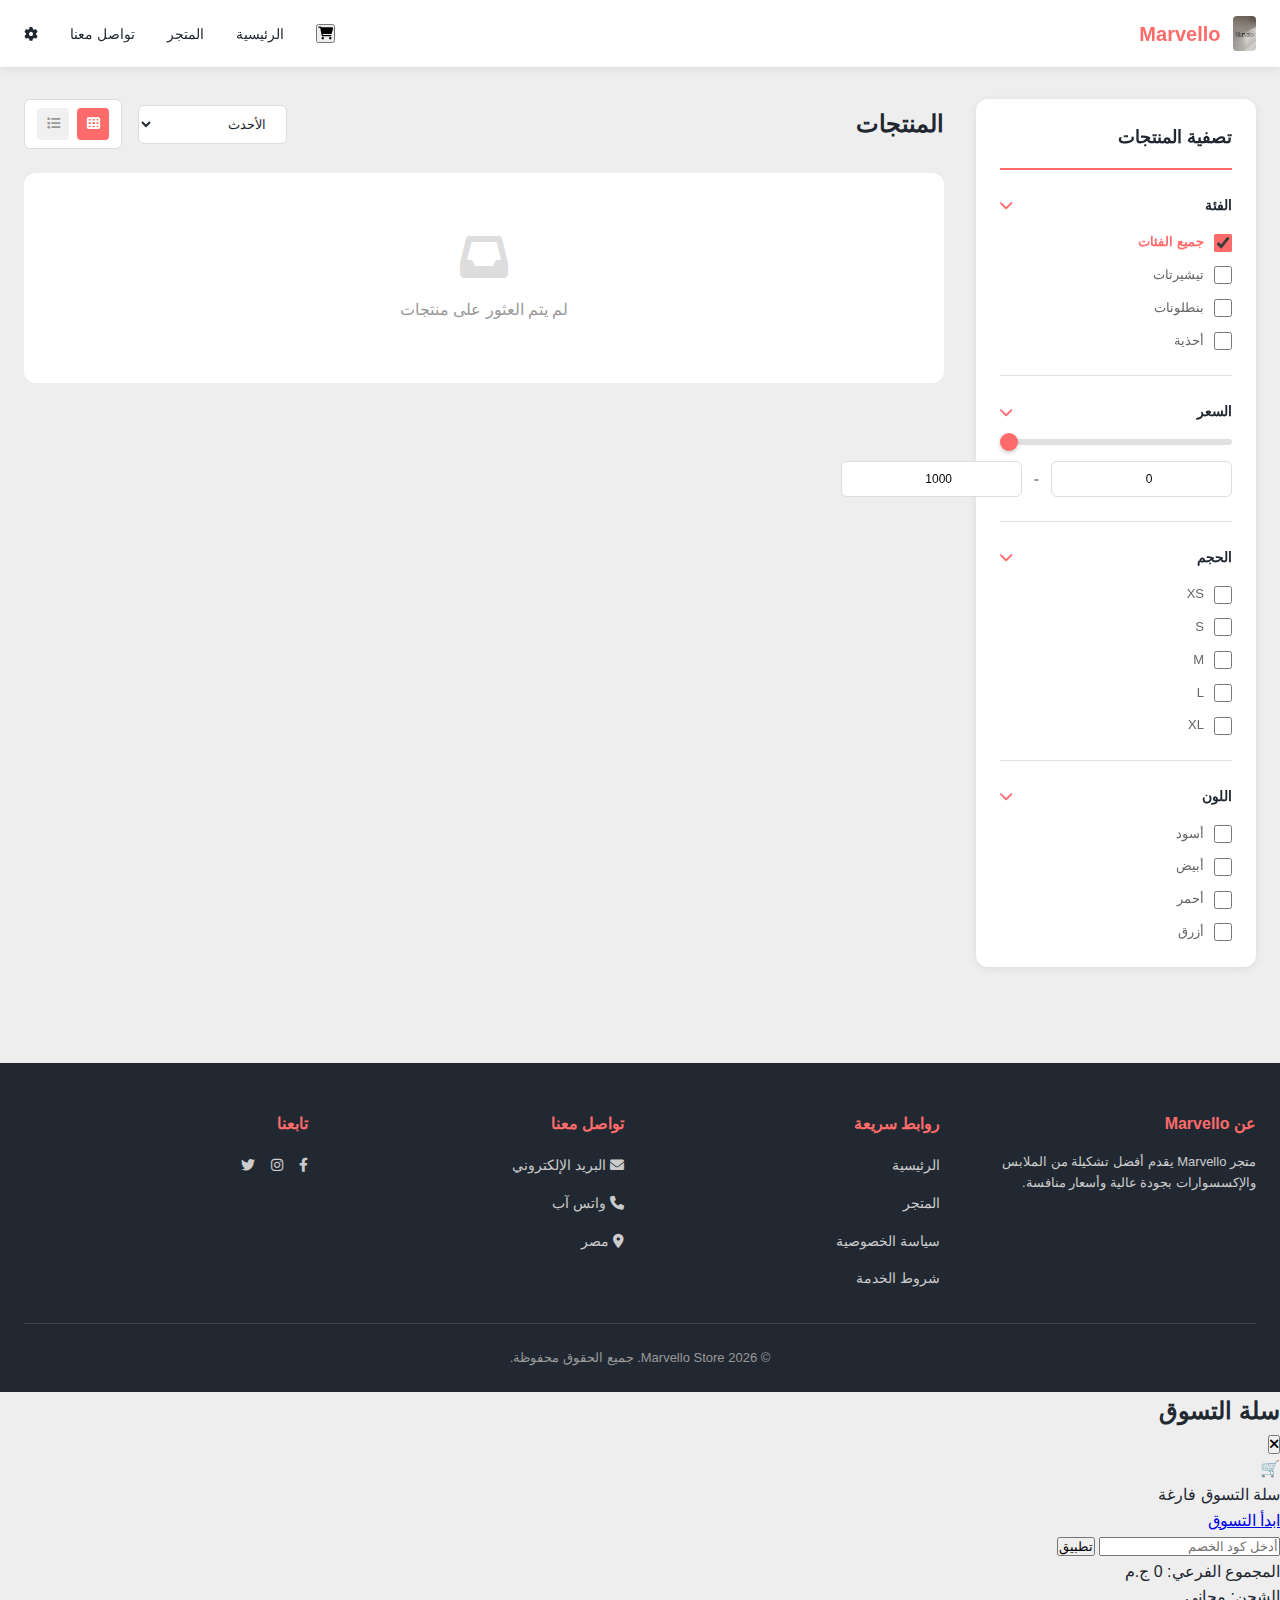
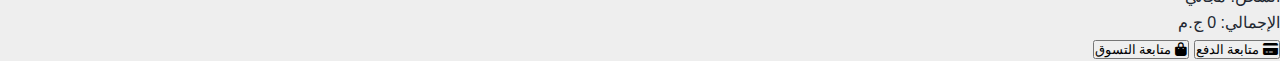
<file: index.html>
<!DOCTYPE html>
<html lang="ar" dir="rtl">
<head>
    <meta charset="UTF-8">
    <meta name="viewport" content="width=device-width, initial-scale=1.0">
    <title>Marvello | متجر الملابس والإكسسوارات</title>
    <meta name="description" content="متجر Marvello - أفضل متجر للملابس والإكسسوارات بأسعار منافسة وجودة عالية">
    <meta name="keywords" content="ملابس, إكسسوارات, تسوق أونلاين, مصر">
    
    <link rel="stylesheet" href="css/variables.css">
    <link rel="stylesheet" href="css/product-cards.css">
    <link rel="stylesheet" href="https://cdnjs.cloudflare.com/ajax/libs/font-awesome/6.0.0/css/all.min.css">
    
    <style>
        * {
            margin: 0;
            padding: 0;
            box-sizing: border-box;
        }
        
        html {
            scroll-behavior: smooth;
        }
        
        body {
            font-family: var(--font-family-primary);
            background-color: var(--light);
            color: var(--dark);
            line-height: 1.6;
        }
        
        /* ===== HEADER & NAVBAR ===== */
        header {
            background: var(--white);
            box-shadow: 0 2px 8px rgba(0, 0, 0, 0.08);
            position: sticky;
            top: 0;
            z-index: 200;
        }
        
        .navbar {
            display: flex;
            justify-content: space-between;
            align-items: center;
            padding: 16px 24px;
            max-width: 1400px;
            margin: 0 auto;
        }
        
        .logo {
            text-decoration: none;
            display: flex;
            align-items: center;
            gap: 12px;
            font-weight: 700;
            color: var(--primary);
            font-size: 20px;
            transition: transform 0.3s ease;
        }
        
        .logo:hover {
            transform: scale(1.05);
        }
        
        .logo img {
            height: 35px;
            width: auto;
            border-radius: 4px;
        }
        
        .nav-links {
            display: flex;
            list-style: none;
            gap: 32px;
            align-items: center;
        }
        
        .nav-links a {
            text-decoration: none;
            color: var(--dark);
            font-weight: 500;
            font-size: 14px;
            transition: all 0.3s ease;
            position: relative;
        }
        
        .nav-links a:hover {
            color: var(--primary);
        }
        
        .nav-links a::after {
            content: '';
            position: absolute;
            bottom: -4px;
            right: 0;
            width: 0;
            height: 2px;
            background: var(--primary);
            transition: width 0.3s ease;
        }
        
        .nav-links a:hover::after {
            width: 100%;
        }
        
        .admin-icon {
            font-size: 18px;
            color: var(--primary);
            cursor: pointer;
            transition: transform 0.3s ease;
        }
        
        .admin-icon:hover {
            transform: rotate(90deg);
        }
        
        /* ===== MAIN CONTAINER ===== */
        .shop-container {
            max-width: 1400px;
            margin: 0 auto;
            padding: 32px 24px;
            display: grid;
            grid-template-columns: 280px 1fr;
            gap: 32px;
        }
        
        /* ===== FILTERS SIDEBAR ===== */
        .filters-sidebar {
            background: var(--white);
            padding: 24px;
            border-radius: 12px;
            box-shadow: 0 2px 8px rgba(0, 0, 0, 0.08);
            height: fit-content;
            position: sticky;
            top: 100px;
        }
        
        .filters-sidebar h2 {
            font-size: 18px;
            font-weight: 700;
            color: var(--dark);
            margin-bottom: 24px;
            padding-bottom: 16px;
            border-bottom: 2px solid var(--primary);
        }
        
        .filter-group {
            margin-bottom: 24px;
            padding-bottom: 24px;
            border-bottom: 1px solid #e0e0e0;
        }
        
        .filter-group:last-child {
            border-bottom: none;
            margin-bottom: 0;
            padding-bottom: 0;
        }
        
        .filter-title {
            font-size: 14px;
            font-weight: 600;
            color: var(--dark);
            margin-bottom: 16px;
            display: flex;
            justify-content: space-between;
            align-items: center;
            cursor: pointer;
            user-select: none;
        }
        
        .filter-title i {
            transition: transform 0.3s ease;
            color: var(--primary);
        }
        
        .filter-title.collapsed i {
            transform: rotate(-90deg);
        }
        
        .filter-options {
            display: flex;
            flex-direction: column;
            gap: 12px;
        }
        
        .filter-option {
            display: flex;
            align-items: center;
            gap: 10px;
            cursor: pointer;
            transition: all 0.2s ease;
        }
        
        .filter-option:hover {
            padding-right: 4px;
        }
        
        .filter-option input {
            cursor: pointer;
            width: 18px;
            height: 18px;
            accent-color: var(--primary);
            border-radius: 3px;
        }
        
        .filter-option label {
            cursor: pointer;
            flex: 1;
            font-size: 13px;
            color: #666;
            transition: all 0.2s ease;
        }
        
        .filter-option input:checked + label {
            color: var(--primary);
            font-weight: 600;
        }
        
        /* Price Range */
        .price-range-container {
            display: flex;
            flex-direction: column;
            gap: 16px;
        }
        
        .price-inputs {
            display: flex;
            gap: 12px;
            align-items: center;
        }
        
        .price-input {
            flex: 1;
            padding: 10px 12px;
            border: 1px solid #ddd;
            border-radius: 6px;
            font-size: 12px;
            text-align: center;
            transition: border-color 0.3s ease;
        }
        
        .price-input:focus {
            outline: none;
            border-color: var(--primary);
            box-shadow: 0 0 0 3px rgba(var(--primary-rgb), 0.1);
        }
        
        .price-separator {
            color: #999;
            font-weight: 600;
        }
        
        .price-slider {
            width: 100%;
            height: 6px;
            border-radius: 3px;
            background: #e0e0e0;
            outline: none;
            -webkit-appearance: none;
        }
        
        .price-slider::-webkit-slider-thumb {
            -webkit-appearance: none;
            appearance: none;
            width: 18px;
            height: 18px;
            border-radius: 50%;
            background: var(--primary);
            cursor: pointer;
            transition: all 0.2s ease;
            box-shadow: 0 2px 4px rgba(0, 0, 0, 0.2);
        }
        
        .price-slider::-webkit-slider-thumb:hover {
            transform: scale(1.2);
        }
        
        .price-slider::-moz-range-thumb {
            width: 18px;
            height: 18px;
            border-radius: 50%;
            background: var(--primary);
            cursor: pointer;
            border: none;
            transition: all 0.2s ease;
            box-shadow: 0 2px 4px rgba(0, 0, 0, 0.2);
        }
        
        .price-slider::-moz-range-thumb:hover {
            transform: scale(1.2);
        }
        
        /* ===== PRODUCTS SECTION ===== */
        .products-section {
            display: flex;
            flex-direction: column;
            gap: 24px;
        }
        
        .section-header {
            display: flex;
            justify-content: space-between;
            align-items: center;
            flex-wrap: wrap;
            gap: 16px;
        }
        
        .section-header h1 {
            font-size: 24px;
            font-weight: 700;
            color: var(--dark);
        }
        
        .sort-controls {
            display: flex;
            gap: 16px;
            align-items: center;
            flex-wrap: wrap;
        }
        
        .sort-select, .view-toggle {
            padding: 10px 16px;
            border: 1px solid #ddd;
            border-radius: 6px;
            background: var(--white);
            color: var(--dark);
            font-size: 13px;
            cursor: pointer;
            transition: all 0.3s ease;
        }
        
        .sort-select:hover, .view-toggle:hover {
            border-color: var(--primary);
            box-shadow: 0 2px 8px rgba(0, 0, 0, 0.08);
        }
        
        .sort-select:focus {
            outline: none;
            border-color: var(--primary);
            box-shadow: 0 0 0 3px rgba(var(--primary-rgb), 0.1);
        }
        
        .view-toggle {
            display: flex;
            gap: 8px;
            padding: 8px 12px;
        }
        
        .view-toggle button {
            width: 32px;
            height: 32px;
            border: none;
            background: #f0f0f0;
            color: #999;
            border-radius: 4px;
            cursor: pointer;
            transition: all 0.3s ease;
            display: flex;
            align-items: center;
            justify-content: center;
        }
        
        .view-toggle button.active {
            background: var(--primary);
            color: var(--white);
        }
        
        .view-toggle button:hover {
            background: var(--primary);
            color: var(--white);
        }
        
        /* Products Grid */
        .products-grid {
            display: grid;
            grid-template-columns: repeat(auto-fill, minmax(220px, 1fr));
            gap: 24px;
        }
        
        .products-list {
            display: flex;
            flex-direction: column;
            gap: 16px;
        }
        
        .empty-state {
            grid-column: 1 / -1;
            text-align: center;
            padding: 60px 24px;
            background: var(--white);
            border-radius: 12px;
            color: #999;
        }
        
        .empty-state i {
            font-size: 48px;
            margin-bottom: 16px;
            color: #ddd;
        }
        
        .empty-state p {
            font-size: 16px;
            font-weight: 500;
        }
        
        /* Pagination */
        .pagination {
            display: flex;
            justify-content: center;
            gap: 8px;
            margin-top: 32px;
            flex-wrap: wrap;
        }
        
        .pagination button {
            width: 36px;
            height: 36px;
            border: 1px solid #ddd;
            background: var(--white);
            color: var(--dark);
            border-radius: 6px;
            cursor: pointer;
            font-weight: 500;
            transition: all 0.3s ease;
        }
        
        .pagination button:hover {
            border-color: var(--primary);
            color: var(--primary);
        }
        
        .pagination button.active {
            background: var(--primary);
            color: var(--white);
            border-color: var(--primary);
        }
        
        .pagination button:disabled {
            opacity: 0.5;
            cursor: not-allowed;
        }
        
        /* ===== FOOTER ===== */
        footer {
            background: var(--dark);
            color: var(--white);
            padding: 48px 24px 24px;
            margin-top: 64px;
        }
        
        .footer-content {
            max-width: 1400px;
            margin: 0 auto;
            display: grid;
            grid-template-columns: repeat(auto-fit, minmax(250px, 1fr));
            gap: 32px;
            margin-bottom: 32px;
        }
        
        .footer-section h3 {
            font-size: 16px;
            font-weight: 700;
            margin-bottom: 16px;
            color: var(--primary);
        }
        
        .footer-section ul {
            list-style: none;
            display: flex;
            flex-direction: column;
            gap: 12px;
        }
        
        .footer-section a {
            color: #ccc;
            text-decoration: none;
            font-size: 14px;
            transition: color 0.3s ease;
        }
        
        .footer-section a:hover {
            color: var(--primary);
        }
        
        .footer-bottom {
            border-top: 1px solid #444;
            padding-top: 24px;
            text-align: center;
            color: #999;
            font-size: 13px;
        }
        
        /* ===== MOBILE RESPONSIVENESS ===== */
        @media (max-width: 1024px) {
            .shop-container {
                grid-template-columns: 220px 1fr;
                gap: 24px;
                padding: 24px 16px;
            }
            
            .products-grid {
                grid-template-columns: repeat(auto-fill, minmax(180px, 1fr));
                gap: 20px;
            }
        }
        
        @media (max-width: 768px) {
            .navbar {
                padding: 12px 16px;
                gap: 16px;
            }
            
            .logo {
                gap: 8px;
                font-size: 16px;
            }
            
            .logo img {
                height: 28px;
            }
            
            .nav-links {
                gap: 16px;
                flex-wrap: wrap;
                justify-content: flex-end;
            }
            
            .nav-links a {
                font-size: 12px;
            }
            
            .nav-links a::after {
                display: none;
            }
            
            .shop-container {
                grid-template-columns: 1fr;
                gap: 20px;
                padding: 20px 12px;
            }
            
            .filters-sidebar {
                position: relative;
                top: auto;
                max-height: none;
                overflow-y: visible;
                margin-bottom: 24px;
                padding: 20px;
            }
            
            .filter-group {
                margin-bottom: 20px;
                padding-bottom: 20px;
            }
            
            .filter-title {
                font-size: 13px;
            }
            
            .filter-options {
                gap: 10px;
            }
            
            .filter-option label {
                font-size: 12px;
            }
            
            .section-header {
                flex-direction: column;
                align-items: flex-start;
            }
            
            .section-header h1 {
                font-size: 20px;
            }
            
            .sort-controls {
                width: 100%;
                gap: 12px;
            }
            
            .sort-select, .view-toggle {
                flex: 1;
                min-width: 120px;
            }
            
            .products-grid {
                grid-template-columns: repeat(auto-fill, minmax(150px, 1fr));
                gap: 16px;
            }
            
            .footer-content {
                grid-template-columns: repeat(2, 1fr);
                gap: 24px;
            }
        }
        
        @media (max-width: 480px) {
            .navbar {
                padding: 10px 12px;
            }
            
            .logo {
                gap: 6px;
                font-size: 14px;
            }
            
            .logo img {
                height: 24px;
            }
            
            .nav-links {
                gap: 12px;
            }
            
            .nav-links a {
                font-size: 11px;
            }
            
            .shop-container {
                padding: 16px 8px;
                gap: 16px;
            }
            
            .filters-sidebar {
                padding: 16px;
            }
            
            .filter-title {
                font-size: 12px;
            }
            
            .section-header h1 {
                font-size: 18px;
            }
            
            .sort-controls {
                flex-direction: column;
            }
            
            .sort-select, .view-toggle {
                width: 100%;
            }
            
            .products-grid {
                grid-template-columns: repeat(2, 1fr);
                gap: 12px;
            }
            
            .footer-content {
                grid-template-columns: 1fr;
                gap: 20px;
            }
            
            footer {
                padding: 32px 16px 16px;
            }
        }
    </style>
</head>
<body>
    <!-- Header -->
    <header>
        <div class="navbar">
            <a href="index.html" class="logo">
                <img src="images/marvello_logo.jpg" alt="Marvello Store Logo">
                <span>Marvello</span>
            </a>
            <ul class="nav-links">
                <li><a href="index.html">الرئيسية</a></li>
                <li><a href="pages/shop.html">المتجر</a></li>
                <li><a href="#footer">تواصل معنا</a></li>
                <li><a href="pages/admin.html" class="admin-icon" title="لوحة الإدارة"><i class="fas fa-cog"></i></a></li>
            </ul>
        </div>
    </header>

    <!-- Main Container -->
    <div class="shop-container">
        <!-- Sidebar Filters -->
        <aside class="filters-sidebar">
            <h2>تصفية المنتجات</h2>
            
            <!-- Category Filter -->
            <div class="filter-group">
                <div class="filter-title">
                    <span>الفئة</span>
                    <i class="fas fa-chevron-down"></i>
                </div>
                <div class="filter-options">
                    <div class="filter-option">
                        <input type="checkbox" id="cat-all" checked>
                        <label for="cat-all">جميع الفئات</label>
                    </div>
                    <div class="filter-option">
                        <input type="checkbox" id="cat-shirts">
                        <label for="cat-shirts">تيشيرتات</label>
                    </div>
                    <div class="filter-option">
                        <input type="checkbox" id="cat-pants">
                        <label for="cat-pants">بنطلونات</label>
                    </div>
                    <div class="filter-option">
                        <input type="checkbox" id="cat-shoes">
                        <label for="cat-shoes">أحذية</label>
                    </div>
                </div>
            </div>
            
            <!-- Price Filter -->
            <div class="filter-group">
                <div class="filter-title">
                    <span>السعر</span>
                    <i class="fas fa-chevron-down"></i>
                </div>
                <div class="price-range-container">
                    <input type="range" class="price-slider" id="priceSlider" min="0" max="1000" value="1000">
                    <div class="price-inputs">
                        <input type="number" class="price-input" id="minPrice" placeholder="0" value="0">
                        <span class="price-separator">-</span>
                        <input type="number" class="price-input" id="maxPrice" placeholder="1000" value="1000">
                    </div>
                </div>
            </div>
            
            <!-- Size Filter -->
            <div class="filter-group">
                <div class="filter-title">
                    <span>الحجم</span>
                    <i class="fas fa-chevron-down"></i>
                </div>
                <div class="filter-options">
                    <div class="filter-option">
                        <input type="checkbox" id="size-xs">
                        <label for="size-xs">XS</label>
                    </div>
                    <div class="filter-option">
                        <input type="checkbox" id="size-s">
                        <label for="size-s">S</label>
                    </div>
                    <div class="filter-option">
                        <input type="checkbox" id="size-m">
                        <label for="size-m">M</label>
                    </div>
                    <div class="filter-option">
                        <input type="checkbox" id="size-l">
                        <label for="size-l">L</label>
                    </div>
                    <div class="filter-option">
                        <input type="checkbox" id="size-xl">
                        <label for="size-xl">XL</label>
                    </div>
                </div>
            </div>
            
            <!-- Color Filter -->
            <div class="filter-group">
                <div class="filter-title">
                    <span>اللون</span>
                    <i class="fas fa-chevron-down"></i>
                </div>
                <div class="filter-options">
                    <div class="filter-option">
                        <input type="checkbox" id="color-black">
                        <label for="color-black">أسود</label>
                    </div>
                    <div class="filter-option">
                        <input type="checkbox" id="color-white">
                        <label for="color-white">أبيض</label>
                    </div>
                    <div class="filter-option">
                        <input type="checkbox" id="color-red">
                        <label for="color-red">أحمر</label>
                    </div>
                    <div class="filter-option">
                        <input type="checkbox" id="color-blue">
                        <label for="color-blue">أزرق</label>
                    </div>
                </div>
            </div>
        </aside>

        <!-- Products Section -->
        <section class="products-section">
            <!-- Section Header -->
            <div class="section-header">
                <h1>المنتجات</h1>
                <div class="sort-controls">
                    <select class="sort-select" id="sortSelect">
                        <option value="newest">الأحدث</option>
                        <option value="price-low">السعر: الأقل أولاً</option>
                        <option value="price-high">السعر: الأعلى أولاً</option>
                        <option value="popular">الأكثر مبيعاً</option>
                        <option value="rating">التقييم</option>
                    </select>
                    <div class="view-toggle">
                        <button class="active" id="gridView" title="عرض شبكة">
                            <i class="fas fa-th"></i>
                        </button>
                        <button id="listView" title="عرض قائمة">
                            <i class="fas fa-list"></i>
                        </button>
                    </div>
                </div>
            </div>

            <!-- Products Grid -->
            <div class="products-grid" id="productsContainer">
                <!-- Products will be loaded here by JavaScript -->
                <div class="empty-state">
                    <i class="fas fa-inbox"></i>
                    <p>لم يتم العثور على منتجات</p>
                </div>
            </div>

            <!-- Pagination -->
            <div class="pagination" id="pagination">
                <!-- Pagination will be generated by JavaScript -->
            </div>
        </section>
    </div>

    <!-- Footer -->
    <footer id="footer">
        <div class="footer-content">
            <div class="footer-section">
                <h3>عن Marvello</h3>
                <p style="font-size: 13px; color: #ccc; line-height: 1.6;">
                    متجر Marvello يقدم أفضل تشكيلة من الملابس والإكسسوارات بجودة عالية وأسعار منافسة.
                </p>
            </div>
            <div class="footer-section">
                <h3>روابط سريعة</h3>
                <ul>
                    <li><a href="index.html">الرئيسية</a></li>
                    <li><a href="pages/shop.html">المتجر</a></li>
                    <li><a href="pages/privacy-policy.html">سياسة الخصوصية</a></li>
                    <li><a href="pages/terms-of-service.html">شروط الخدمة</a></li>
                </ul>
            </div>
            <div class="footer-section">
                <h3>تواصل معنا</h3>
                <ul>
                    <li><a href="mailto:info@marvello.com"><i class="fas fa-envelope"></i> البريد الإلكتروني</a></li>
                    <li><a href="https://wa.me/201097792552" target="_blank"><i class="fas fa-phone"></i> واتس آب</a></li>
                    <li><a href="#"><i class="fas fa-map-marker-alt"></i> مصر</a></li>
                </ul>
            </div>
            <div class="footer-section">
                <h3>تابعنا</h3>
                <ul style="flex-direction: row; gap: 16px;">
                    <li><a href="#" title="فيسبوك"><i class="fab fa-facebook-f"></i></a></li>
                    <li><a href="#" title="إنستجرام"><i class="fab fa-instagram"></i></a></li>
                    <li><a href="#" title="تويتر"><i class="fab fa-twitter"></i></a></li>
                </ul>
            </div>
        </div>
        <div class="footer-bottom">
            <p>&copy; 2026 Marvello Store. جميع الحقوق محفوظة.</p>
        </div>
    </footer>

    <!-- Scripts -->
    <script src="js/product-cards.js"></script>
    <script src="js/shop-filters.js"></script>
    <script src="js/sidebar-cart.js"></script>
</body>
</html>
</file>
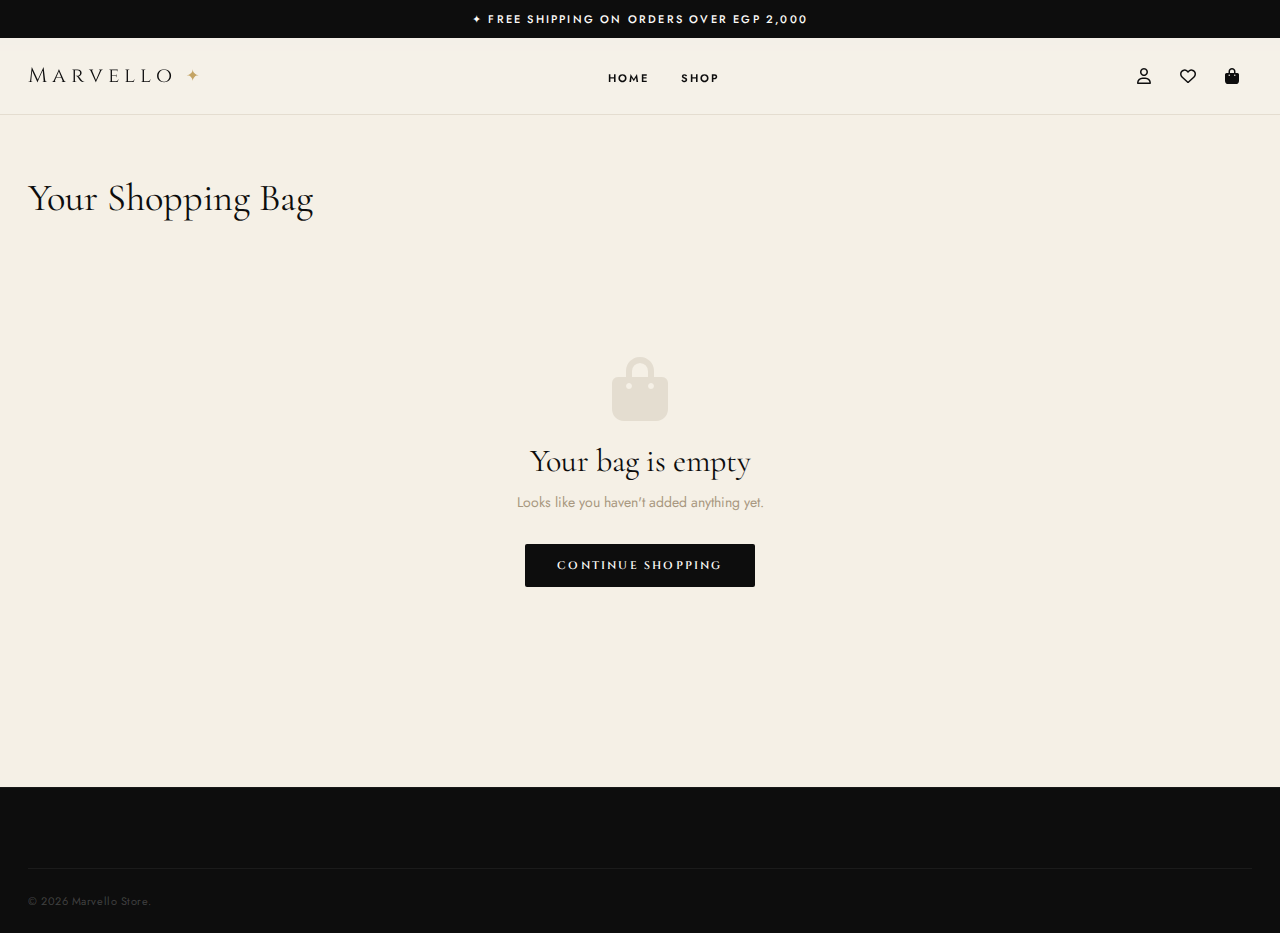
<file: pages/cart.html>
<!DOCTYPE html>
<html lang="en">
<head>
  <meta charset="UTF-8"><meta name="viewport" content="width=device-width, initial-scale=1.0">
  <title>Your Bag — Marvello</title>
  <link rel="stylesheet" href="https://fonts.googleapis.com/css2?family=Playfair+Display:ital,wght@0,400;0,500;0,700;1,400&family=DM+Sans:wght@300;400;500;600&display=swap">
  <link rel="stylesheet" href="https://cdnjs.cloudflare.com/ajax/libs/font-awesome/6.4.0/css/all.min.css">
  <link rel="stylesheet" href="../css/style.css">
</head>
<body>
<div class="announcement">✦ Free Shipping on orders over EGP 2,000</div>
<nav class="navbar">
  <div class="nav-inner">
    <a href="../index.html" class="nav-logo">Marvello<span class="star">✦</span></a>
    <ul class="nav-menu">
      <li><a href="../index.html">Home</a></li><li><a href="shop.html">Shop</a></li>
    </ul>
    <div class="nav-right">
      <a href="auth.html" class="nav-icon-btn"><i class="far fa-user"></i></a>
      <button class="nav-icon-btn wish-toggle" style="position:relative"><i class="far fa-heart"></i><span class="nav-badge wish-badge" style="display:none">0</span></button>
      <button class="nav-icon-btn cart-toggle" style="position:relative"><i class="fas fa-shopping-bag"></i><span class="nav-badge cart-badge" style="display:none">0</span></button>
    </div>
  </div>
</nav>

<div class="container">
  <div class="cart-page">
    <h1 class="cart-page-title">Your Shopping Bag</h1>
    <div id="cartPageContent"></div>
  </div>
</div>

<footer class="footer"><div class="container"><div class="footer-bottom"><span class="footer-copy">© 2026 Marvello Store.</span></div></div></footer>

<div class="overlay"></div>
<div class="cart-drawer">
  <div class="drawer-header"><span class="drawer-title">Shopping Bag</span><button class="drawer-close"><i class="fas fa-times"></i></button></div>
  <div class="drawer-body"></div>
  <div class="drawer-footer">
    <div class="drawer-subtotal"><span class="drawer-subtotal-label">Subtotal</span><span class="drawer-subtotal-val">EGP 0</span></div>
    <p class="drawer-note">Shipping at checkout.</p>
    <a class="drawer-checkout" href="checkout.html">Checkout</a>
  </div>
</div>
<div class="wishlist-drawer">
  <div class="drawer-header"><span class="drawer-title">Wishlist</span><button class="drawer-close" onclick="closeWishlist()"><i class="fas fa-times"></i></button></div>
  <div class="drawer-body"></div>
</div>

<script src="../js/main.js"></script>
<script>
function renderCartPage() {
  const el = document.getElementById('cartPageContent');
  if (cart.length === 0) {
    el.innerHTML = `
      <div style="text-align:center;padding:100px 0;">
        <i class="fas fa-shopping-bag" style="font-size:4rem;color:var(--gray-200);margin-bottom:20px;display:block;"></i>
        <p style="font-family:var(--font-display);font-size:2rem;margin-bottom:12px;">Your bag is empty</p>
        <p style="color:var(--gray-400);font-size:14px;margin-bottom:32px;">Looks like you haven't added anything yet.</p>
        <a href="shop.html" class="btn btn-black">Continue Shopping</a>
      </div>`;
    return;
  }

  const couponInput = `
    <div class="coupon-box">
      <input type="text" id="couponInput" placeholder="Coupon code" style="flex:1;border:1.5px solid var(--gray-200);padding:12px 16px;font-size:12px;outline:none;">
      <button onclick="handleCoupon()" style="background:var(--black);color:var(--white);padding:12px 18px;font-size:10px;font-weight:700;letter-spacing:.15em;text-transform:uppercase;transition:var(--transition);">Apply</button>
    </div>
    <div id="couponMsg"></div>`;

  el.innerHTML = `
    <div class="cart-layout">
      <div>
        <div class="cart-table-head">
          <span>Product</span><span>Price</span><span>Qty</span><span>Total</span>
        </div>
        ${cart.map(item => `
          <div class="cart-row">
            <div class="cart-product">
              <img class="cart-product-img" src="${item.image}" alt="${item.name}" onerror="this.src='https://images.unsplash.com/photo-1523381210434-271e8be1f52b?w=200&q=60'">
              <div>
                <div class="cart-product-name">${item.name}</div>
                <div class="cart-product-size">Size: ${item.size}</div>
                <button onclick="removeFromCart(${item.id},'${item.size}');renderCartPage();" style="font-size:11px;color:var(--gray-400);text-decoration:underline;margin-top:6px;transition:var(--transition);" onmouseover="this.style.color='var(--red)'" onmouseout="this.style.color='var(--gray-400)'">Remove</button>
              </div>
            </div>
            <span style="font-size:14px;font-weight:500;">${fmt(item.price)}</span>
            <div class="qty-control">
              <button onclick="updateQty(${item.id},'${item.size}',-1);renderCartPage();"><i class="fas fa-minus"></i></button>
              <span>${item.qty}</span>
              <button onclick="updateQty(${item.id},'${item.size}',1);renderCartPage();"><i class="fas fa-plus"></i></button>
            </div>
            <span style="font-size:14px;font-weight:600;">${fmt(item.price*item.qty)}</span>
          </div>`).join('')}
        <div style="display:flex;gap:16px;margin-top:28px;">
          <a href="shop.html" class="btn btn-outline"><i class="fas fa-arrow-left" style="font-size:.75rem"></i> Continue Shopping</a>
        </div>
      </div>
      <div class="order-summary">
        <div class="order-summary-title">Order Summary</div>
        ${couponInput}
        <div class="summary-row"><span>Subtotal</span><span>${fmt(cartSubtotal())}</span></div>
        ${appliedCoupon ? `<div class="summary-row" style="color:var(--green)"><span>Discount (${appliedCoupon})</span><span>-${fmt(cartDiscount())}</span></div>` : ''}
        <div class="summary-row"><span>Shipping</span><span>${cartShipping()===0?'<span style="color:var(--green)">Free</span>':fmt(cartShipping())}</span></div>
        ${cartShipping()>0 ? `<div style="font-size:11px;color:var(--gray-400);margin-bottom:12px;">Add ${fmt(2000-cartSubtotal()+cartDiscount())} more for free shipping</div>` : ''}
        <div class="summary-row total"><span>Total</span><span>${fmt(cartTotal())}</span></div>
        <a href="checkout.html" class="btn btn-black" style="width:100%;justify-content:center;margin-top:20px;">
          <i class="fas fa-lock" style="font-size:.75rem"></i> Secure Checkout
        </a>
        <div style="display:flex;justify-content:center;gap:12px;margin-top:16px;font-size:11px;color:var(--gray-400);">
          <span><i class="fas fa-credit-card"></i> Visa</span>
          <span><i class="fas fa-credit-card"></i> Mastercard</span>
          <span>Fawry</span>
          <span>COD</span>
        </div>
      </div>
    </div>`;
}

function handleCoupon() {
  const code = document.getElementById('couponInput')?.value;
  const ok = applyCoupon(code);
  const msg = document.getElementById('couponMsg');
  if (msg) msg.innerHTML = ok
    ? `<div class="coupon-applied"><i class="fas fa-check-circle"></i> ${COUPONS[code.toUpperCase()].label} applied!</div>`
    : `<div style="font-size:12px;color:var(--red);margin-top:6px;"><i class="fas fa-times-circle"></i> Invalid code</div>`;
  if (ok) renderCartPage();
}

renderCartPage();
</script>
</body>
</html>
</file>
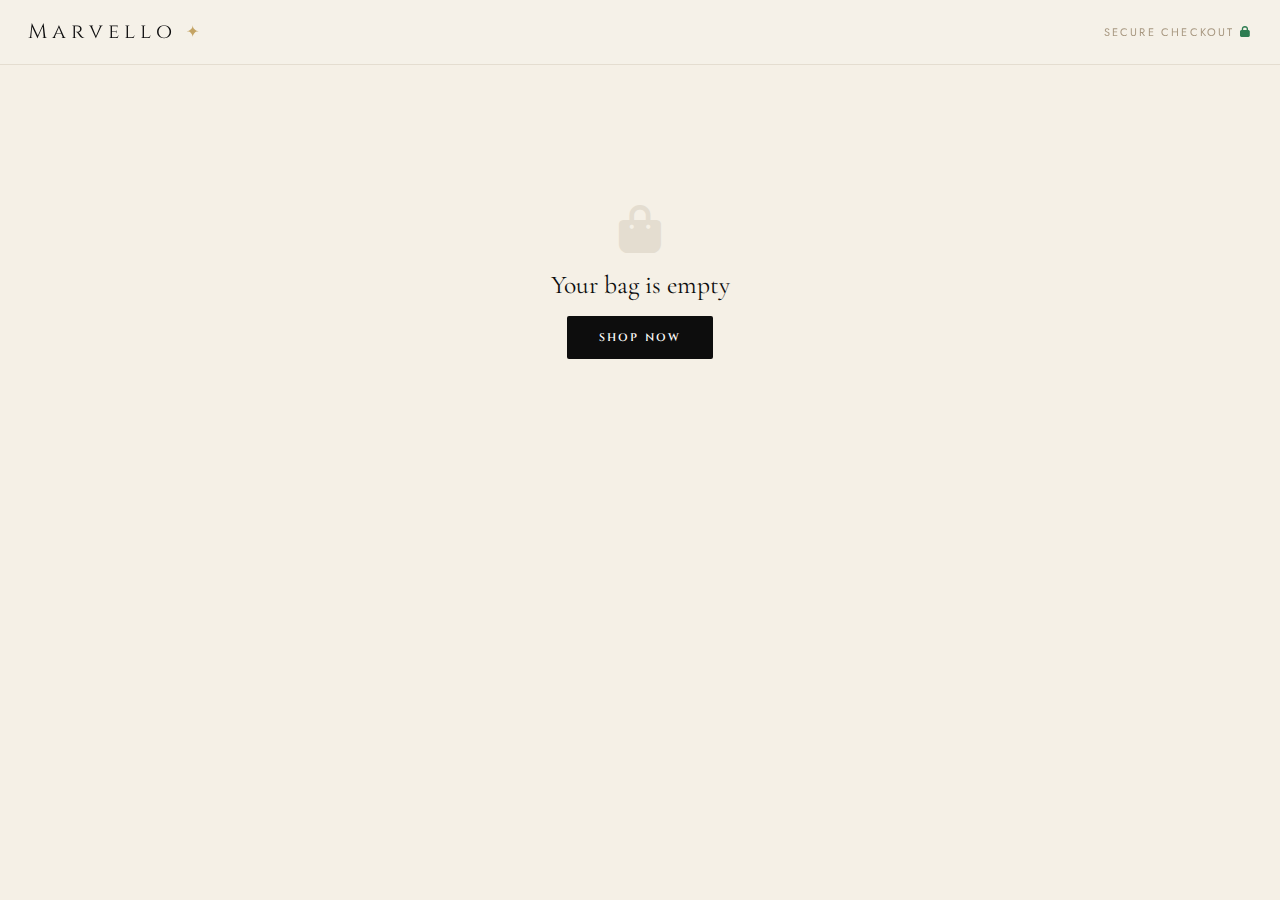
<file: pages/checkout.html>
<!DOCTYPE html>
<html lang="en">
<head>
  <meta charset="UTF-8"><meta name="viewport" content="width=device-width, initial-scale=1.0">
  <title>Checkout — Marvello</title>
  <link rel="stylesheet" href="https://fonts.googleapis.com/css2?family=Playfair+Display:ital,wght@0,400;0,500;0,700;1,400&family=DM+Sans:wght@300;400;500;600&display=swap">
  <link rel="stylesheet" href="https://cdnjs.cloudflare.com/ajax/libs/font-awesome/6.4.0/css/all.min.css">
  <link rel="stylesheet" href="../css/style.css">
</head>
<body>
<nav class="navbar">
  <div class="nav-inner">
    <a href="../index.html" class="nav-logo">Marvello<span class="star">✦</span></a>
    <div style="font-size:11px;letter-spacing:.2em;text-transform:uppercase;color:var(--gray-400);">Secure Checkout <i class="fas fa-lock" style="font-size:.7rem;color:var(--green)"></i></div>
  </div>
</nav>

<div class="container">
  <div class="checkout-page">
    <div id="checkoutContent"></div>
  </div>
</div>

<div class="overlay"></div>
<div class="cart-drawer">
  <div class="drawer-header"><span class="drawer-title">Shopping Bag</span><button class="drawer-close"><i class="fas fa-times"></i></button></div>
  <div class="drawer-body"></div>
  <div class="drawer-footer">
    <div class="drawer-subtotal"><span class="drawer-subtotal-label">Subtotal</span><span class="drawer-subtotal-val">EGP 0</span></div>
    <a class="drawer-checkout" href="checkout.html">Checkout</a>
  </div>
</div>
<div class="wishlist-drawer">
  <div class="drawer-header"><span class="drawer-title">Wishlist</span><button class="drawer-close" onclick="closeWishlist()"><i class="fas fa-times"></i></button></div>
  <div class="drawer-body"></div>
</div>

<script src="../js/main.js"></script>
<script>
let selectedPayment = 'cod';

function renderCheckout() {
  const el = document.getElementById('checkoutContent');
  if (cart.length === 0) {
    el.innerHTML = `<div style="text-align:center;padding:80px 0;">
      <i class="fas fa-shopping-bag" style="font-size:3rem;color:var(--gray-200);display:block;margin-bottom:16px;"></i>
      <p style="font-family:var(--font-display);font-size:1.6rem;margin-bottom:16px;">Your bag is empty</p>
      <a href="shop.html" class="btn btn-black">Shop Now</a></div>`;
    return;
  }

  el.innerHTML = `
    <div class="checkout-layout">
      <!-- Form -->
      <div>
        <h1 class="checkout-title">Checkout</h1>
        <div class="form-section">
          <div class="form-section-title">Contact Information</div>
          <div class="form-row">
            <div class="form-group"><label>First Name *</label><input id="fname" type="text" placeholder="Ahmed" required></div>
            <div class="form-group"><label>Last Name *</label><input id="lname" type="text" placeholder="Mohamed" required></div>
          </div>
          <div class="form-group"><label>Email *</label><input id="email" type="email" placeholder="ahmed@example.com" required></div>
          <div class="form-group"><label>Phone *</label><input id="phone" type="tel" placeholder="01XXXXXXXXX" required></div>
        </div>
        <div class="form-section">
          <div class="form-section-title">Shipping Address</div>
          <div class="form-group"><label>Street Address *</label><input id="address" type="text" placeholder="123 El Nile Street" required></div>
          <div class="form-row">
            <div class="form-group"><label>City *</label><input id="city" type="text" placeholder="Cairo" required></div>
            <div class="form-group"><label>Governorate *</label>
              <select id="gov">
                <option>Cairo</option><option>Giza</option><option>Alexandria</option>
                <option>Qalyubia</option><option>Sharqia</option><option>Dakahlia</option>
                <option>Other</option>
              </select>
            </div>
          </div>
        </div>
        <div class="form-section">
          <div class="form-section-title">Payment Method</div>
          <div class="payment-opts">
            <div class="payment-opt ${selectedPayment==='cod'?'sel':''}" onclick="selectPay('cod',this)">
              <input type="radio" name="pay" ${selectedPayment==='cod'?'checked':''}>
              <label>Cash on Delivery</label><i class="fas fa-money-bill-wave"></i>
            </div>
            <div class="payment-opt ${selectedPayment==='visa'?'sel':''}" onclick="selectPay('visa',this)">
              <input type="radio" name="pay" ${selectedPayment==='visa'?'checked':''}>
              <label>Visa / Mastercard</label><i class="far fa-credit-card"></i>
            </div>
            <div class="payment-opt ${selectedPayment==='fawry'?'sel':''}" onclick="selectPay('fawry',this)">
              <input type="radio" name="pay" ${selectedPayment==='fawry'?'checked':''}>
              <label>Fawry</label><i class="fas fa-store"></i>
            </div>
            <div class="payment-opt ${selectedPayment==='instapay'?'sel':''}" onclick="selectPay('instapay',this)">
              <input type="radio" name="pay" ${selectedPayment==='instapay'?'checked':''}>
              <label>InstaPay</label><i class="fas fa-bolt"></i>
            </div>
          </div>
          <div id="cardFields" style="display:${selectedPayment==='visa'?'block':'none'};margin-top:16px;">
            <div class="form-group"><label>Card Number</label><input type="text" placeholder="1234 5678 9012 3456" maxlength="19"></div>
            <div class="form-row">
              <div class="form-group"><label>Expiry</label><input type="text" placeholder="MM/YY" maxlength="5"></div>
              <div class="form-group"><label>CVV</label><input type="text" placeholder="123" maxlength="3"></div>
            </div>
          </div>
        </div>
        <button onclick="placeOrder()" class="btn btn-black" style="width:100%;justify-content:center;padding:18px;">
          <i class="fas fa-lock" style="font-size:.75rem"></i> Place Order — ${fmt(cartTotal())}
        </button>
        <p style="font-size:11px;color:var(--gray-400);text-align:center;margin-top:12px;">
          <i class="fas fa-shield-alt"></i> Your information is secure and encrypted
        </p>
      </div>

      <!-- Summary -->
      <div class="checkout-summary">
        <div style="font-size:10px;font-weight:700;letter-spacing:.2em;text-transform:uppercase;margin-bottom:20px;">Order Summary</div>
        <div class="checkout-items">
          ${cart.map(i => `
            <div class="checkout-item">
              <img src="${i.image}" alt="${i.name}" onerror="this.src='https://images.unsplash.com/photo-1523381210434-271e8be1f52b?w=200&q=60'">
              <div>
                <div class="checkout-item-name">${i.name}</div>
                <div class="checkout-item-sub">Size: ${i.size} · Qty: ${i.qty}</div>
              </div>
              <span class="checkout-item-price">${fmt(i.price*i.qty)}</span>
            </div>`).join('')}
        </div>
        <div class="summary-row"><span>Subtotal</span><span>${fmt(cartSubtotal())}</span></div>
        <div class="summary-row"><span>Shipping</span><span>${cartShipping()===0?'<span style="color:var(--green)">Free</span>':fmt(cartShipping())}</span></div>
        <div class="summary-row total"><span>Total</span><span>${fmt(cartTotal())}</span></div>
        <div style="margin-top:20px;font-size:11px;color:var(--gray-400);line-height:1.7;">
          <i class="fas fa-truck"></i> Delivery within 3-5 business days<br>
          <i class="fas fa-undo"></i> Free returns within 30 days
        </div>
      </div>
    </div>`;
}

function selectPay(method, el) {
  selectedPayment = method;
  document.querySelectorAll('.payment-opt').forEach(o => o.classList.remove('sel'));
  el.classList.add('sel');
  document.getElementById('cardFields').style.display = method==='visa' ? 'block' : 'none';
}

function placeOrder() {
  const fname = document.getElementById('fname')?.value.trim();
  const email = document.getElementById('email')?.value.trim();
  const phone = document.getElementById('phone')?.value.trim();
  const addr  = document.getElementById('address')?.value.trim();

  if (!fname || !email || !phone || !addr) {
    toast('<i class="fas fa-exclamation-circle"></i> Please fill in all required fields');
    return;
  }

  const orderId = 'MRV-' + Math.floor(1000 + Math.random()*9000);

  // Clear cart
  cart.length = 0;
  saveCart();

  document.getElementById('checkoutContent').innerHTML = `
    <div style="max-width:560px;margin:0 auto;text-align:center;padding:80px 0;">
      <div style="width:80px;height:80px;background:var(--gray-100);border-radius:50%;display:flex;align-items:center;justify-content:center;margin:0 auto 28px;border:2px solid var(--green);">
        <i class="fas fa-check" style="font-size:2rem;color:var(--green);"></i>
      </div>
      <span class="section-label" style="display:block;text-align:center;">Order Confirmed</span>
      <h2 style="font-family:var(--font-display);font-size:2.4rem;font-weight:400;margin:12px 0;">Thank You, ${fname}!</h2>
      <p style="font-size:14px;color:var(--gray-600);line-height:1.8;margin-bottom:8px;">
        Your order <strong>${orderId}</strong> has been placed successfully.<br>
        We'll send a confirmation to <strong>${email}</strong>
      </p>
      <div style="background:var(--gray-100);padding:20px 28px;margin:28px 0;text-align:left;border:1px solid var(--gray-200);">
        <div style="font-size:11px;font-weight:700;letter-spacing:.2em;text-transform:uppercase;margin-bottom:12px;">Order Details</div>
        <div style="display:flex;justify-content:space-between;font-size:13px;color:var(--gray-600);margin-bottom:8px;"><span>Order ID</span><strong>${orderId}</strong></div>
        <div style="display:flex;justify-content:space-between;font-size:13px;color:var(--gray-600);margin-bottom:8px;"><span>Payment</span><span>${selectedPayment.toUpperCase()}</span></div>
        <div style="display:flex;justify-content:space-between;font-size:13px;color:var(--gray-600);"><span>Estimated Delivery</span><span>3–5 business days</span></div>
      </div>
      <div style="display:flex;gap:12px;justify-content:center;flex-wrap:wrap;">
        <a href="tracking.html?id=${orderId}" class="btn btn-black"><i class="fas fa-search"></i> Track Order</a>
        <a href="shop.html" class="btn btn-outline">Continue Shopping</a>
        <a href="https://wa.me/201097792552?text=My order ID is ${orderId}" target="_blank" class="btn btn-outline"><i class="fab fa-whatsapp"></i> WhatsApp Support</a>
      </div>
    </div>`;
}

renderCheckout();
</script>
</body>
</html>
</file>
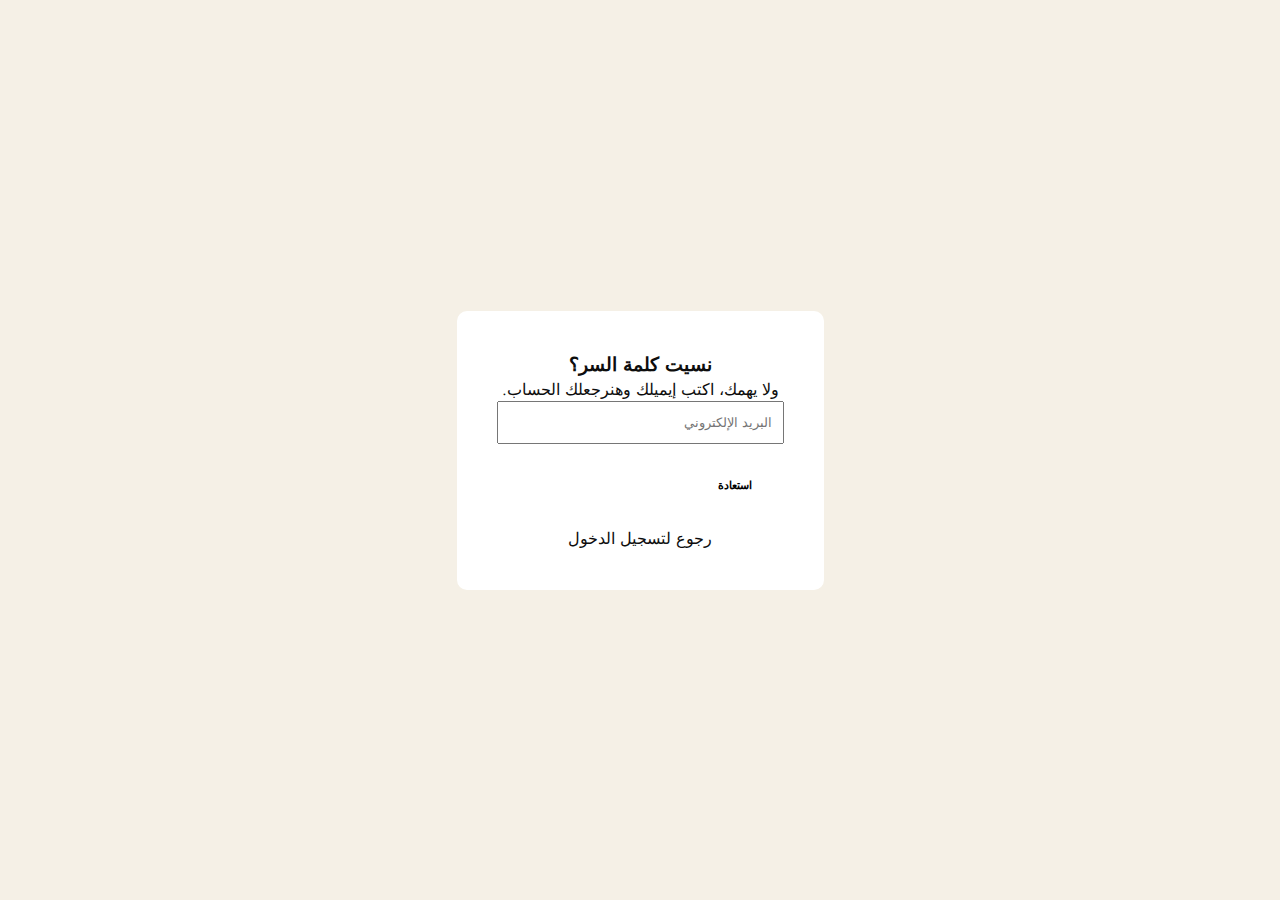
<file: pages/forgot.html>
<!DOCTYPE html>
<html lang="ar" dir="rtl">
<head>
    <meta charset="UTF-8">
    <meta name="viewport" content="width=device-width, initial-scale=1.0">
    <title>استعادة كلمة المرور</title>
    <link rel="stylesheet" href="../css/style.css">
</head>
<body style="display:flex; justify-content:center; align-items:center; height:100vh;">
    <div class="container" style="max-width:400px; background:white; padding:40px; border-radius:10px; text-align:center;">
        <h3>نسيت كلمة السر؟</h3>
        <p>ولا يهمك، اكتب إيميلك وهنرجعلك الحساب.</p>
        <form id="forgotForm">
            <input type="email" id="fEmail" placeholder="البريد الإلكتروني" required style="width:100%; padding:10px; margin-bottom:20px;">
            <button type="submit" class="btn btn-primary" style="width:100%;">استعادة</button>
        </form>
        <p id="msg" style="margin-top:15px; color:green;"></p>
        <a href="../index.html" style="display:block; margin-top:20px;">رجوع لتسجيل الدخول</a>
    </div>
    <script>
        document.getElementById('forgotForm').addEventListener('submit', (e) => {
            e.preventDefault();
            const email = document.getElementById('fEmail').value;
            const users = JSON.parse(localStorage.getItem('marvelloUsersDB')) || [];
            
            const user = users.find(u => u.email === email);
            if(user) {
                document.getElementById('msg').innerText = `كلمة مرورك هي: ${user.password}`;
            } else {
                document.getElementById('msg').innerText = "هذا البريد غير مسجل لدينا!";
                document.getElementById('msg').style.color = "red";
            }
        });
    </script>
</body>
</html>
</file>
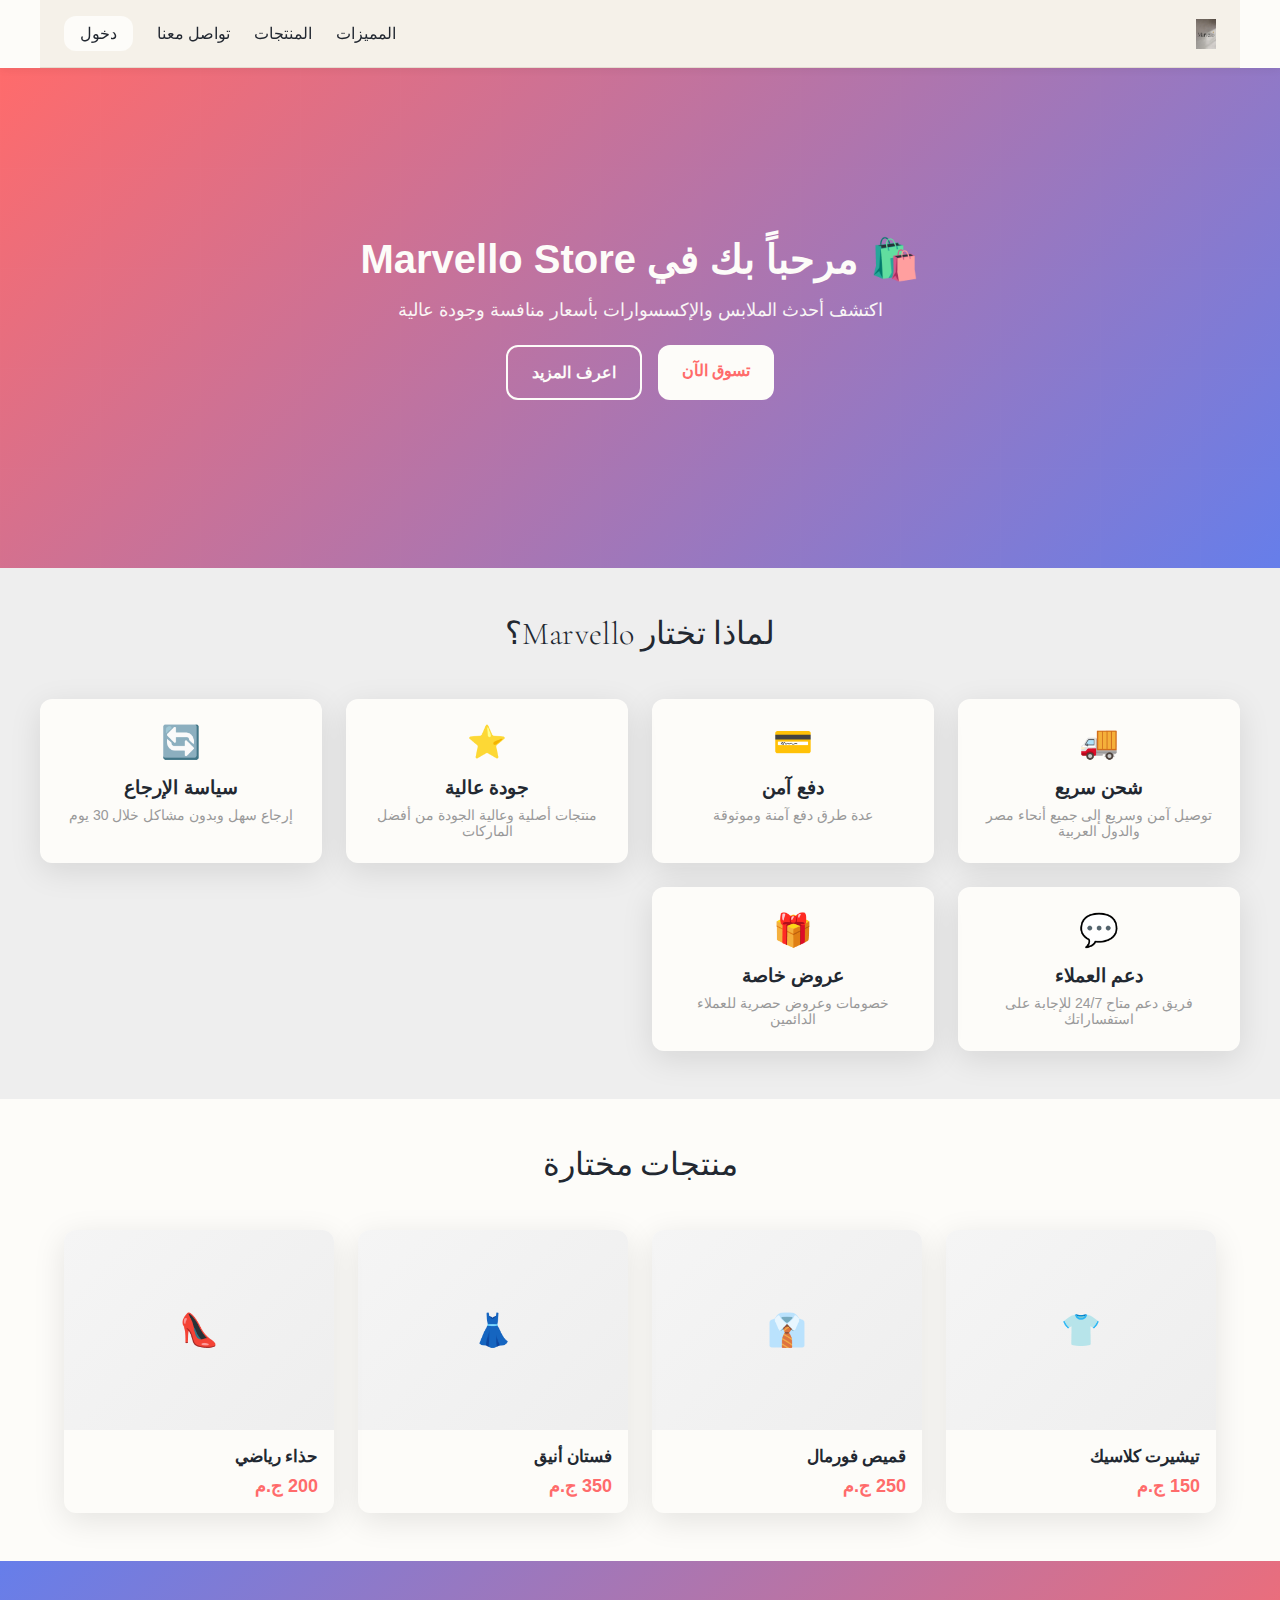
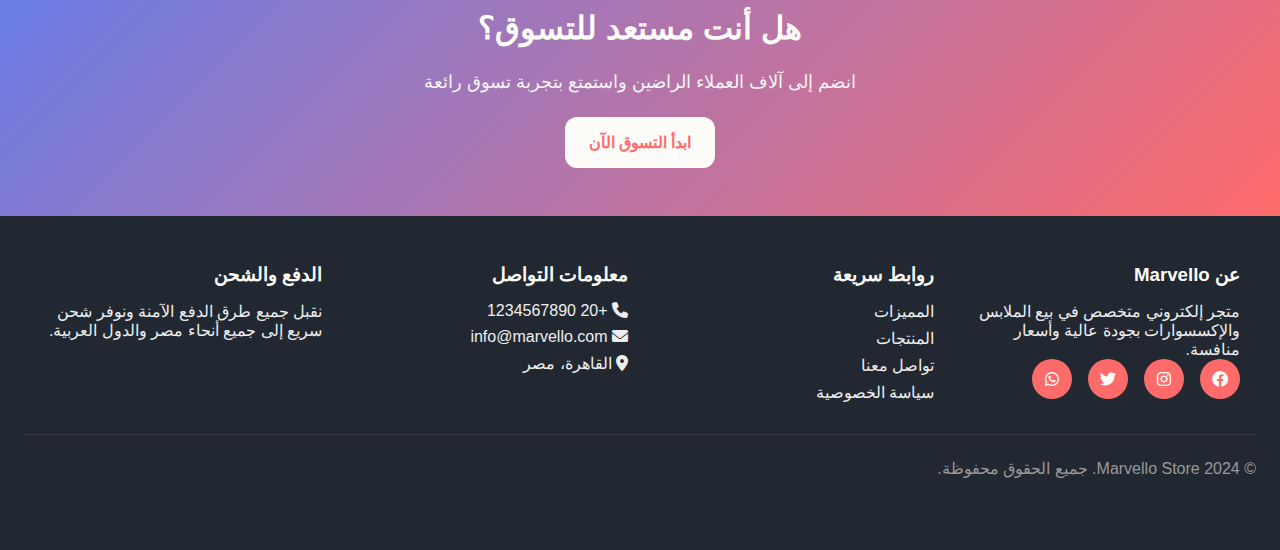
<file: pages/landing.html>
<!DOCTYPE html>
<html lang="ar" dir="rtl">
<head>
    <meta charset="UTF-8">
    <meta name="viewport" content="width=device-width, initial-scale=1.0">
    <title>Marvello Store - متجر ملابس وإكسسوارات عصرية</title>
    <meta name="description" content="متجر Marvello Store - تسوق ملابس وإكسسوارات عصرية بأسعار منافسة. شحن سريع وآمن في مصر والدول العربية.">
    <meta name="keywords" content="ملابس, إكسسوارات, تسوق أونلاين, مصر, متجر إلكتروني, أزياء">
    
    <!-- Open Graph -->
    <meta property="og:title" content="Marvello Store - متجر ملابس وإكسسوارات">
    <meta property="og:description" content="اكتشف أحدث الملابس والإكسسوارات بأسعار مميزة">
    <meta property="og:type" content="website">
    <meta property="og:url" content="https://moustafax7-dotcom.github.io/Marvello_Store/">
    
    <link rel="stylesheet" href="../css/variables.css">
    <link rel="stylesheet" href="../css/style.css">
    <link rel="stylesheet" href="https://cdnjs.cloudflare.com/ajax/libs/font-awesome/6.0.0/css/all.min.css">
    
    <style>
        * {
            margin: 0;
            padding: 0;
            box-sizing: border-box;
        }
        
        body {
            font-family: var(--font-family-primary);
            background-color: var(--white);
            color: var(--dark);
            transition: all var(--transition-base);
        }
        
        /* Header */
        header {
            background: var(--white);
            box-shadow: var(--shadow-sm);
            position: sticky;
            top: 0;
            z-index: var(--z-sticky);
            transition: all var(--transition-base);
        }
        
        .navbar {
            display: flex;
            justify-content: space-between;
            align-items: center;
            padding: var(--spacing-md) var(--spacing-lg);
            max-width: 1200px;
            margin: 0 auto;
        }
        
        .logo {
            text-decoration: none;
            display: flex;
            align-items: center;
            gap: var(--spacing-sm);
        }
        
        .logo img {
            height: 30px;
            width: auto;
        }
        
        .nav-links {
            display: flex;
            list-style: none;
            gap: var(--spacing-lg);
            align-items: center;
        }
        
        .nav-links a {
            text-decoration: none;
            color: var(--dark);
            font-weight: var(--font-weight-medium);
            transition: color var(--transition-base);
            position: relative;
        }
        
        .nav-links a:hover {
            color: var(--primary);
        }
        
        .nav-links a::after {
            content: '';
            position: absolute;
            bottom: -5px;
            left: 0;
            width: 0;
            height: 2px;
            background: var(--primary);
            transition: width var(--transition-base);
        }
        
        .nav-links a:hover::after {
            width: 100%;
        }
        
        /* Hero Section */
        .hero {
            background: linear-gradient(135deg, var(--primary) 0%, var(--secondary) 100%);
            color: var(--white);
            padding: var(--spacing-2xl) var(--spacing-lg);
            text-align: center;
            min-height: 500px;
            display: flex;
            align-items: center;
            justify-content: center;
            position: relative;
            overflow: hidden;
        }
        
        .hero::before {
            content: '';
            position: absolute;
            top: 0;
            left: 0;
            right: 0;
            bottom: 0;
            background: url('data:image/svg+xml,<svg xmlns="http://www.w3.org/2000/svg" viewBox="0 0 1200 600"><defs><pattern id="grid" width="40" height="40" patternUnits="userSpaceOnUse"><path d="M 40 0 L 0 0 0 40" fill="none" stroke="rgba(255,255,255,0.1)" stroke-width="1"/></pattern></defs><rect width="1200" height="600" fill="url(%23grid)" /></svg>');
            opacity: 0.1;
        }
        
        .hero-content {
            position: relative;
            z-index: 1;
            max-width: 600px;
            animation: slideUp 0.6s ease-out;
        }
        
        .hero h1 {
            font-size: var(--font-size-4xl);
            margin-bottom: var(--spacing-md);
            font-weight: var(--font-weight-bold);
        }
        
        .hero p {
            font-size: var(--font-size-lg);
            margin-bottom: var(--spacing-lg);
            opacity: 0.95;
        }
        
        .hero-buttons {
            display: flex;
            gap: var(--spacing-md);
            justify-content: center;
            flex-wrap: wrap;
        }
        
        .btn {
            padding: var(--spacing-md) var(--spacing-lg);
            border: none;
            border-radius: var(--border-radius-lg);
            font-size: var(--font-size-base);
            font-weight: var(--font-weight-semibold);
            cursor: pointer;
            transition: all var(--transition-base);
            text-decoration: none;
            display: inline-block;
            font-family: var(--font-family-primary);
        }
        
        .btn-primary {
            background: var(--white);
            color: var(--primary);
        }
        
        .btn-primary:hover {
            transform: translateY(-3px);
            box-shadow: 0 10px 25px rgba(0, 0, 0, 0.2);
        }
        
        .btn-secondary {
            background: transparent;
            color: var(--white);
            border: 2px solid var(--white);
        }
        
        .btn-secondary:hover {
            background: var(--white);
            color: var(--primary);
        }
        
        /* Features Section */
        .features {
            padding: var(--spacing-2xl) var(--spacing-lg);
            background: var(--light);
        }
        
        .section-title {
            text-align: center;
            font-size: var(--font-size-3xl);
            margin-bottom: var(--spacing-2xl);
            color: var(--dark);
        }
        
        .features-grid {
            display: grid;
            grid-template-columns: repeat(auto-fit, minmax(250px, 1fr));
            gap: var(--spacing-lg);
            max-width: 1200px;
            margin: 0 auto;
        }
        
        .feature-card {
            background: var(--white);
            padding: var(--spacing-lg);
            border-radius: var(--border-radius-lg);
            text-align: center;
            box-shadow: var(--shadow-md);
            transition: all var(--transition-base);
            animation: fadeIn 0.6s ease-out;
        }
        
        .feature-card:hover {
            transform: translateY(-8px);
            box-shadow: var(--shadow-lg);
        }
        
        .feature-icon {
            font-size: var(--font-size-3xl);
            color: var(--primary);
            margin-bottom: var(--spacing-md);
        }
        
        .feature-card h3 {
            color: var(--dark);
            margin-bottom: var(--spacing-sm);
        }
        
        .feature-card p {
            color: var(--gray);
            font-size: var(--font-size-sm);
        }
        
        /* Products Preview */
        .products-preview {
            padding: var(--spacing-2xl) var(--spacing-lg);
            max-width: 1200px;
            margin: 0 auto;
        }
        
        .products-grid {
            display: grid;
            grid-template-columns: repeat(auto-fit, minmax(200px, 1fr));
            gap: var(--spacing-lg);
        }
        
        .product-card {
            background: var(--white);
            border-radius: var(--border-radius-lg);
            overflow: hidden;
            box-shadow: var(--shadow-md);
            transition: all var(--transition-base);
            cursor: pointer;
        }
        
        .product-card:hover {
            transform: translateY(-6px);
            box-shadow: var(--shadow-lg);
        }
        
        .product-image {
            width: 100%;
            height: 200px;
            background: linear-gradient(135deg, var(--gray-light) 0%, var(--light) 100%);
            display: flex;
            align-items: center;
            justify-content: center;
            font-size: var(--font-size-3xl);
        }
        
        .product-info {
            padding: var(--spacing-md);
        }
        
        .product-name {
            font-weight: var(--font-weight-semibold);
            color: var(--dark);
            margin-bottom: var(--spacing-sm);
        }
        
        .product-price {
            color: var(--primary);
            font-weight: var(--font-weight-bold);
            font-size: var(--font-size-lg);
        }
        
        /* CTA Section */
        .cta-section {
            background: linear-gradient(135deg, var(--secondary) 0%, var(--primary) 100%);
            color: var(--white);
            padding: var(--spacing-2xl) var(--spacing-lg);
            text-align: center;
        }
        
        .cta-section h2 {
            font-size: var(--font-size-3xl);
            margin-bottom: var(--spacing-lg);
        }
        
        .cta-section p {
            font-size: var(--font-size-lg);
            margin-bottom: var(--spacing-lg);
            opacity: 0.95;
        }
        
        /* Footer */
        footer {
            background: var(--dark);
            color: var(--light);
            padding: var(--spacing-2xl) var(--spacing-lg);
        }
        
        .footer-content {
            max-width: 1200px;
            margin: 0 auto;
            display: grid;
            grid-template-columns: repeat(auto-fit, minmax(250px, 1fr));
            gap: var(--spacing-lg);
            margin-bottom: var(--spacing-lg);
        }
        
        .footer-section h3 {
            margin-bottom: var(--spacing-md);
            color: var(--white);
        }
        
        .footer-section ul {
            list-style: none;
        }
        
        .footer-section ul li {
            margin-bottom: var(--spacing-sm);
        }
        
        .footer-section a {
            color: var(--light);
            text-decoration: none;
            transition: color var(--transition-base);
        }
        
        .footer-section a:hover {
            color: var(--primary);
        }
        
        .social-links {
            display: flex;
            gap: var(--spacing-md);
        }
        
        .social-links a {
            width: 40px;
            height: 40px;
            background: var(--primary);
            border-radius: var(--border-radius-full);
            display: flex;
            align-items: center;
            justify-content: center;
            color: var(--white);
            transition: all var(--transition-base);
        }
        
        .social-links a:hover {
            background: var(--primary-dark);
            transform: translateY(-3px);
        }
        
        .footer-bottom {
            border-top: 1px solid rgba(255, 255, 255, 0.1);
            padding-top: var(--spacing-lg);
            text-align: center;
            color: var(--gray);
        }
        
        /* Responsive */
        @media (max-width: 768px) {
            .hero h1 {
                font-size: var(--font-size-2xl);
            }
            
            .nav-links {
                gap: var(--spacing-md);
            }
            
            .hero-buttons {
                flex-direction: column;
            }
            
            .btn {
                width: 100%;
            }
        }
    </style>
</head>
<body>
    <!-- Navigation -->
    <header>
        <div class="navbar">
            <a href="landing.html" class="logo">
                <img src="../images/marvello_logo.jpg" alt="Marvello Store Logo" style="height: 30px;">
            </a>
            <ul class="nav-links">
                <li><a href="#features">المميزات</a></li>
                <li><a href="#products">المنتجات</a></li>
                <li><a href="#contact">تواصل معنا</a></li>
                <li><a href="../index.html" class="btn btn-primary" style="padding: 8px 16px; margin: 0;">دخول</a></li>
            </ul>
        </div>
    </header>

    <!-- Hero Section -->
    <section class="hero">
        <div class="hero-content">
            <h1>🛍️ مرحباً بك في Marvello Store</h1>
            <p>اكتشف أحدث الملابس والإكسسوارات بأسعار منافسة وجودة عالية</p>
            <div class="hero-buttons">
                <a href="../pages/home.html" class="btn btn-primary">تسوق الآن</a>
                <a href="#products" class="btn btn-secondary">اعرف المزيد</a>
            </div>
        </div>
    </section>

    <!-- Features Section -->
    <section class="features" id="features">
        <h2 class="section-title">لماذا تختار Marvello؟</h2>
        <div class="features-grid">
            <div class="feature-card">
                <div class="feature-icon">🚚</div>
                <h3>شحن سريع</h3>
                <p>توصيل آمن وسريع إلى جميع أنحاء مصر والدول العربية</p>
            </div>
            <div class="feature-card">
                <div class="feature-icon">💳</div>
                <h3>دفع آمن</h3>
                <p>عدة طرق دفع آمنة وموثوقة</p>
            </div>
            <div class="feature-card">
                <div class="feature-icon">⭐</div>
                <h3>جودة عالية</h3>
                <p>منتجات أصلية وعالية الجودة من أفضل الماركات</p>
            </div>
            <div class="feature-card">
                <div class="feature-icon">🔄</div>
                <h3>سياسة الإرجاع</h3>
                <p>إرجاع سهل وبدون مشاكل خلال 30 يوم</p>
            </div>
            <div class="feature-card">
                <div class="feature-icon">💬</div>
                <h3>دعم العملاء</h3>
                <p>فريق دعم متاح 24/7 للإجابة على استفساراتك</p>
            </div>
            <div class="feature-card">
                <div class="feature-icon">🎁</div>
                <h3>عروض خاصة</h3>
                <p>خصومات وعروض حصرية للعملاء الدائمين</p>
            </div>
        </div>
    </section>

    <!-- Products Preview -->
    <section class="products-preview" id="products">
        <h2 class="section-title">منتجات مختارة</h2>
        <div class="products-grid">
            <div class="product-card">
                <div class="product-image">👕</div>
                <div class="product-info">
                    <div class="product-name">تيشيرت كلاسيك</div>
                    <div class="product-price">150 ج.م</div>
                </div>
            </div>
            <div class="product-card">
                <div class="product-image">👔</div>
                <div class="product-info">
                    <div class="product-name">قميص فورمال</div>
                    <div class="product-price">250 ج.م</div>
                </div>
            </div>
            <div class="product-card">
                <div class="product-image">👗</div>
                <div class="product-info">
                    <div class="product-name">فستان أنيق</div>
                    <div class="product-price">350 ج.م</div>
                </div>
            </div>
            <div class="product-card">
                <div class="product-image">👠</div>
                <div class="product-info">
                    <div class="product-name">حذاء رياضي</div>
                    <div class="product-price">200 ج.م</div>
                </div>
            </div>
        </div>
    </section>

    <!-- CTA Section -->
    <section class="cta-section">
        <h2>هل أنت مستعد للتسوق؟</h2>
        <p>انضم إلى آلاف العملاء الراضين واستمتع بتجربة تسوق رائعة</p>
        <a href="../pages/home.html" class="btn btn-primary">ابدأ التسوق الآن</a>
    </section>

    <!-- Footer -->
    <footer id="contact">
        <div class="footer-content">
            <div class="footer-section">
                <h3>عن Marvello</h3>
                <p>متجر إلكتروني متخصص في بيع الملابس والإكسسوارات بجودة عالية وأسعار منافسة.</p>
                <div class="social-links">
                    <a href="#" title="Facebook"><i class="fab fa-facebook"></i></a>
                    <a href="#" title="Instagram"><i class="fab fa-instagram"></i></a>
                    <a href="#" title="Twitter"><i class="fab fa-twitter"></i></a>
                    <a href="#" title="WhatsApp"><i class="fab fa-whatsapp"></i></a>
                </div>
            </div>
            <div class="footer-section">
                <h3>روابط سريعة</h3>
                <ul>
                    <li><a href="#features">المميزات</a></li>
                    <li><a href="#products">المنتجات</a></li>
                    <li><a href="#contact">تواصل معنا</a></li>
                    <li><a href="#">سياسة الخصوصية</a></li>
                </ul>
            </div>
            <div class="footer-section">
                <h3>معلومات التواصل</h3>
                <ul>
                    <li><i class="fas fa-phone"></i> +20 1234567890</li>
                    <li><i class="fas fa-envelope"></i> info@marvello.com</li>
                    <li><i class="fas fa-map-marker-alt"></i> القاهرة، مصر</li>
                </ul>
            </div>
            <div class="footer-section">
                <h3>الدفع والشحن</h3>
                <p>نقبل جميع طرق الدفع الآمنة ونوفر شحن سريع إلى جميع أنحاء مصر والدول العربية.</p>
            </div>
        </div>
        <div class="footer-bottom">
            <p>&copy; 2024 Marvello Store. جميع الحقوق محفوظة.</p>
        </div>
    </footer>

    <!-- Scripts -->
    <script src="../js/theme.js"></script>
    <script src="../js/animations.js"></script>
</body>
</html>
</file>
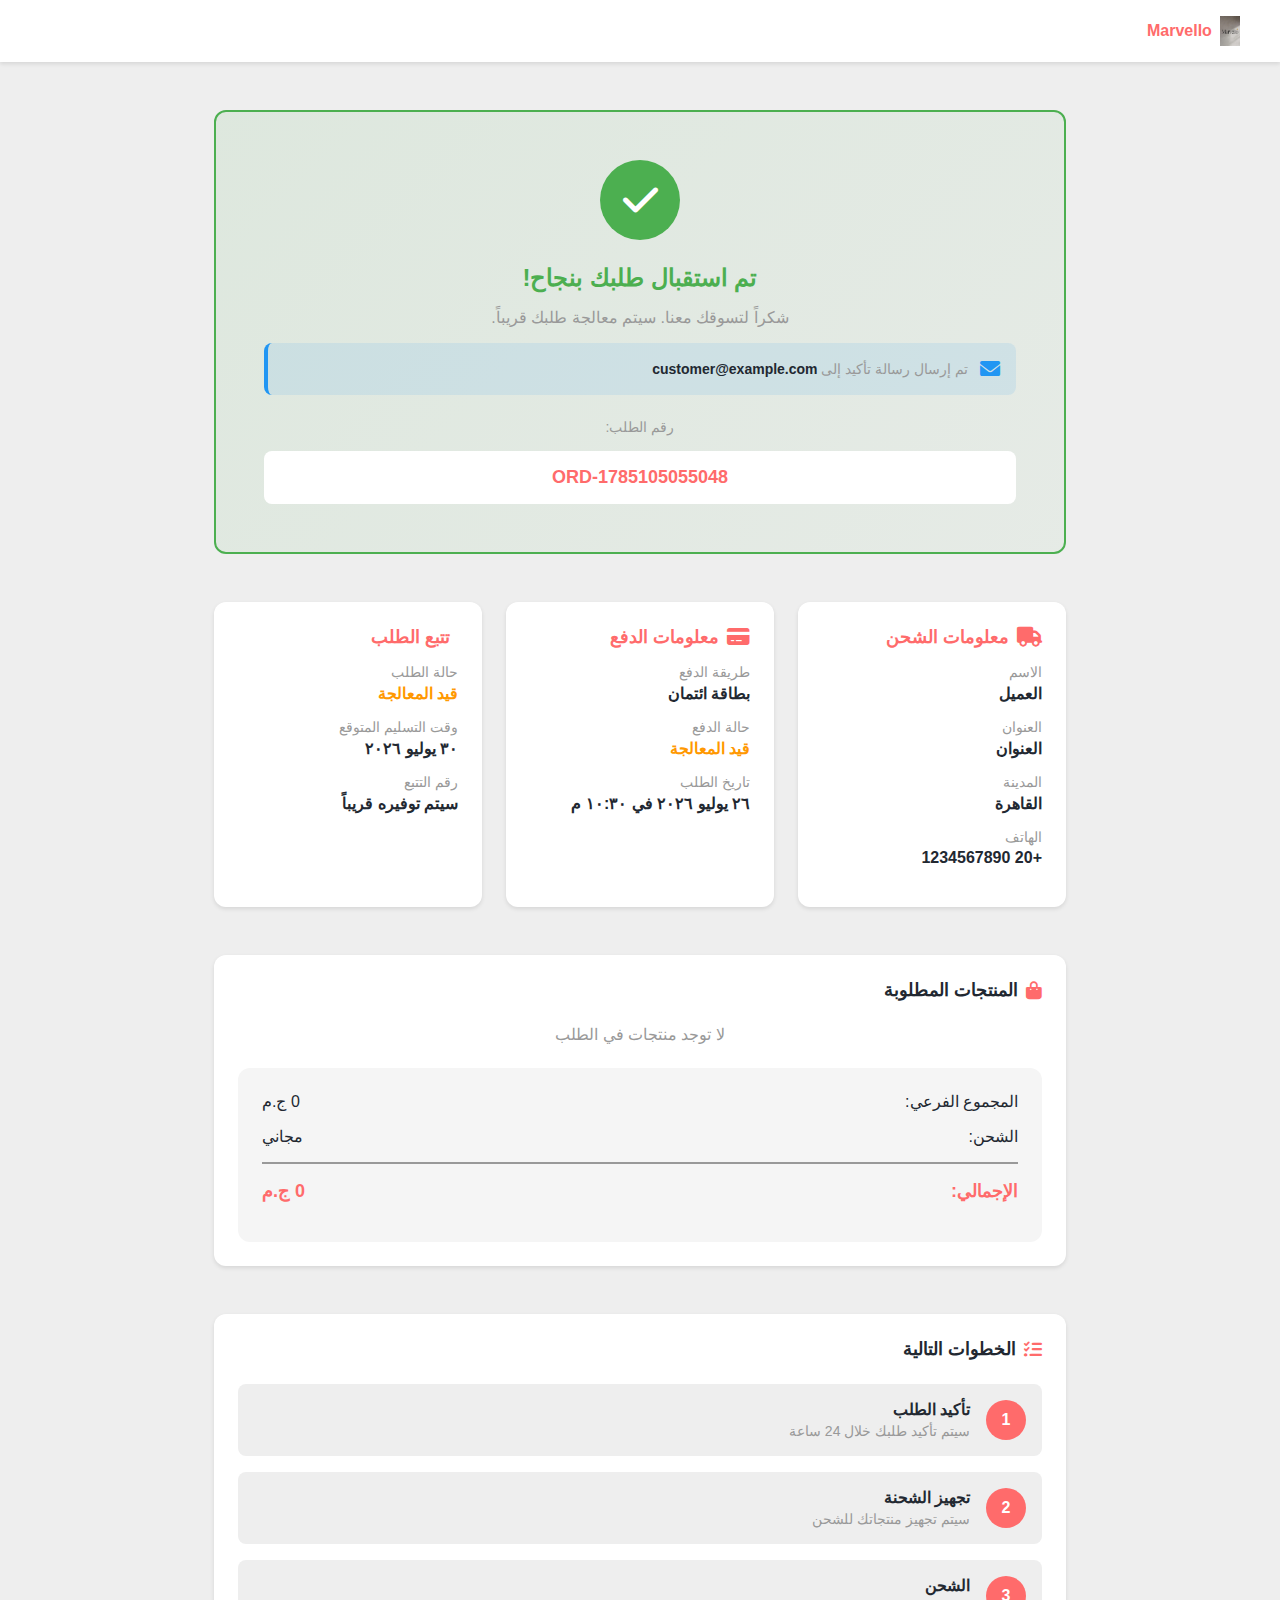
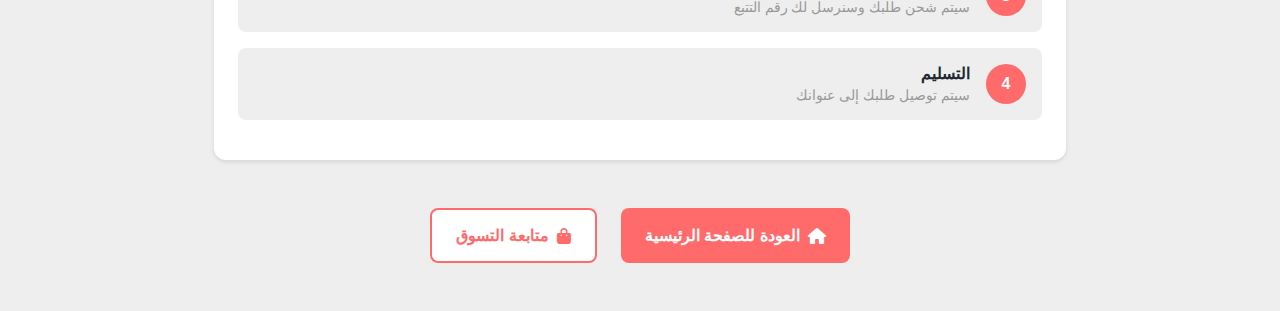
<file: pages/order-confirmation.html>
<!DOCTYPE html>
<html lang="ar" dir="rtl">
<head>
    <meta charset="UTF-8">
    <meta name="viewport" content="width=device-width, initial-scale=1.0">
    <title>تأكيد الطلب - Marvello Store</title>
    <meta name="description" content="تأكيد طلبك من Marvello Store">
    
    <link rel="stylesheet" href="../css/variables.css">
    <link rel="stylesheet" href="https://cdnjs.cloudflare.com/ajax/libs/font-awesome/6.0.0/css/all.min.css">
    
    <style>
        * {
            margin: 0;
            padding: 0;
            box-sizing: border-box;
        }
        
        body {
            font-family: var(--font-family-primary);
            background-color: var(--light);
            color: var(--dark);
        }
        
        /* Header */
        header {
            background: var(--white);
            box-shadow: var(--shadow-sm);
            padding: var(--spacing-md) var(--spacing-lg);
        }
        
        .navbar {
            max-width: 1200px;
            margin: 0 auto;
            display: flex;
            justify-content: space-between;
            align-items: center;
        }
        
        .logo {
            font-weight: var(--font-weight-bold);
            color: var(--primary);
            text-decoration: none;
            display: flex;
            align-items: center;
            gap: 8px;
        }
        
        .logo img {
            height: 30px;
        }
        
        /* Confirmation Container */
        .confirmation-container {
            max-width: 900px;
            margin: 0 auto;
            padding: var(--spacing-2xl) var(--spacing-lg);
        }
        
        /* Success Message */
        .success-section {
            background: linear-gradient(135deg, rgba(76, 175, 80, 0.1) 0%, rgba(76, 175, 80, 0.05) 100%);
            border: 2px solid var(--success);
            border-radius: var(--border-radius-lg);
            padding: var(--spacing-2xl);
            text-align: center;
            margin-bottom: var(--spacing-2xl);
        }
        
        .success-icon {
            width: 80px;
            height: 80px;
            background: var(--success);
            border-radius: 50%;
            display: flex;
            align-items: center;
            justify-content: center;
            color: var(--white);
            font-size: 40px;
            margin: 0 auto var(--spacing-lg);
            animation: scaleIn 0.5s ease-out;
        }
        
        .success-title {
            font-size: var(--font-size-2xl);
            font-weight: var(--font-weight-bold);
            color: var(--success);
            margin-bottom: var(--spacing-md);
        }
        
        .success-message {
            font-size: var(--font-size-base);
            color: var(--gray);
            margin-bottom: var(--spacing-md);
        }
        
        .order-id {
            background: var(--white);
            padding: var(--spacing-md);
            border-radius: var(--border-radius-md);
            font-weight: var(--font-weight-bold);
            color: var(--primary);
            font-size: var(--font-size-lg);
            word-break: break-all;
        }
        
        /* Info Sections */
        .info-grid {
            display: grid;
            grid-template-columns: repeat(auto-fit, minmax(250px, 1fr));
            gap: var(--spacing-lg);
            margin-bottom: var(--spacing-2xl);
        }
        
        .info-card {
            background: var(--white);
            padding: var(--spacing-lg);
            border-radius: var(--border-radius-lg);
            box-shadow: var(--shadow-sm);
        }
        
        .info-card-title {
            font-size: var(--font-size-lg);
            font-weight: var(--font-weight-bold);
            margin-bottom: var(--spacing-md);
            display: flex;
            align-items: center;
            gap: 8px;
            color: var(--primary);
        }
        
        .info-card-title i {
            font-size: 20px;
        }
        
        .info-item {
            margin-bottom: var(--spacing-md);
        }
        
        .info-label {
            font-size: var(--font-size-sm);
            color: var(--gray);
            margin-bottom: 4px;
        }
        
        .info-value {
            font-weight: var(--font-weight-semibold);
            color: var(--dark);
        }
        
        /* Order Items */
        .order-items-section {
            background: var(--white);
            padding: var(--spacing-lg);
            border-radius: var(--border-radius-lg);
            box-shadow: var(--shadow-sm);
            margin-bottom: var(--spacing-2xl);
        }
        
        .section-title {
            font-size: var(--font-size-lg);
            font-weight: var(--font-weight-bold);
            margin-bottom: var(--spacing-lg);
            display: flex;
            align-items: center;
            gap: 8px;
        }
        
        .section-title i {
            color: var(--primary);
        }
        
        .order-item {
            display: flex;
            gap: var(--spacing-md);
            padding: var(--spacing-md);
            border-bottom: 1px solid var(--gray-light);
        }
        
        .order-item:last-child {
            border-bottom: none;
        }
        
        .item-image {
            width: 80px;
            height: 80px;
            border-radius: var(--border-radius-md);
            overflow: hidden;
            flex-shrink: 0;
            background: var(--gray-light);
            display: flex;
            align-items: center;
            justify-content: center;
        }
        
        .item-image img {
            width: 100%;
            height: 100%;
            object-fit: cover;
        }
        
        .item-details {
            flex: 1;
            display: flex;
            flex-direction: column;
            justify-content: space-between;
        }
        
        .item-name {
            font-weight: var(--font-weight-semibold);
            color: var(--dark);
        }
        
        .item-variants {
            font-size: var(--font-size-sm);
            color: var(--gray);
        }
        
        .item-price {
            font-weight: var(--font-weight-bold);
            color: var(--primary);
        }
        
        .item-quantity {
            font-size: var(--font-size-sm);
            color: var(--gray);
        }
        
        /* Order Summary */
        .order-summary {
            background: var(--gray-light);
            padding: var(--spacing-lg);
            border-radius: var(--border-radius-lg);
            margin-top: var(--spacing-lg);
        }
        
        .summary-row {
            display: flex;
            justify-content: space-between;
            margin-bottom: var(--spacing-md);
            font-size: var(--font-size-base);
        }
        
        .summary-row.total {
            font-size: var(--font-size-lg);
            font-weight: var(--font-weight-bold);
            color: var(--primary);
            border-top: 2px solid var(--gray);
            padding-top: var(--spacing-md);
            margin-top: var(--spacing-md);
        }
        
        /* Next Steps */
        .next-steps-section {
            background: var(--white);
            padding: var(--spacing-lg);
            border-radius: var(--border-radius-lg);
            box-shadow: var(--shadow-sm);
            margin-bottom: var(--spacing-2xl);
        }
        
        .steps-list {
            list-style: none;
        }
        
        .step-item {
            display: flex;
            gap: var(--spacing-md);
            margin-bottom: var(--spacing-md);
            padding: var(--spacing-md);
            background: var(--light);
            border-radius: var(--border-radius-md);
        }
        
        .step-number {
            width: 40px;
            height: 40px;
            background: var(--primary);
            color: var(--white);
            border-radius: 50%;
            display: flex;
            align-items: center;
            justify-content: center;
            font-weight: var(--font-weight-bold);
            flex-shrink: 0;
        }
        
        .step-content h4 {
            font-size: var(--font-size-base);
            font-weight: var(--font-weight-bold);
            margin-bottom: 4px;
        }
        
        .step-content p {
            font-size: var(--font-size-sm);
            color: var(--gray);
        }
        
        /* Actions */
        .actions-section {
            display: flex;
            gap: var(--spacing-lg);
            flex-wrap: wrap;
            justify-content: center;
            margin-top: var(--spacing-2xl);
        }
        
        .btn-primary {
            padding: var(--spacing-md) var(--spacing-lg);
            background: var(--primary);
            color: var(--white);
            border: none;
            border-radius: var(--border-radius-md);
            font-size: var(--font-size-base);
            font-weight: var(--font-weight-bold);
            cursor: pointer;
            transition: all var(--transition-base);
            text-decoration: none;
            display: inline-flex;
            align-items: center;
            gap: 8px;
        }
        
        .btn-primary:hover {
            background: var(--primary-dark);
            transform: translateY(-2px);
            box-shadow: 0 4px 12px rgba(184, 134, 11, 0.3);
        }
        
        .btn-secondary {
            padding: var(--spacing-md) var(--spacing-lg);
            background: var(--white);
            color: var(--primary);
            border: 2px solid var(--primary);
            border-radius: var(--border-radius-md);
            font-size: var(--font-size-base);
            font-weight: var(--font-weight-bold);
            cursor: pointer;
            transition: all var(--transition-base);
            text-decoration: none;
            display: inline-flex;
            align-items: center;
            gap: 8px;
        }
        
        .btn-secondary:hover {
            background: var(--gray-light);
        }
        
        /* Email Notification */
        .email-notification {
            background: rgba(33, 150, 243, 0.1);
            border-left: 4px solid #2196F3;
            padding: var(--spacing-md);
            border-radius: var(--border-radius-md);
            margin-bottom: var(--spacing-lg);
            display: flex;
            align-items: center;
            gap: 12px;
        }
        
        .email-notification i {
            color: #2196F3;
            font-size: 20px;
        }
        
        .email-notification-text {
            font-size: var(--font-size-sm);
            color: var(--gray);
        }
        
        .email-notification-text strong {
            color: var(--dark);
        }
        
        /* Animations */
        @keyframes scaleIn {
            from {
                transform: scale(0);
                opacity: 0;
            }
            to {
                transform: scale(1);
                opacity: 1;
            }
        }
        
        @keyframes slideUp {
            from {
                transform: translateY(20px);
                opacity: 0;
            }
            to {
                transform: translateY(0);
                opacity: 1;
            }
        }
        
        .confirmation-container {
            animation: slideUp 0.5s ease-out;
        }
        
        /* Responsive */
        @media (max-width: 768px) {
            .confirmation-container {
                padding: var(--spacing-lg) var(--spacing-md);
            }
            
            .info-grid {
                grid-template-columns: 1fr;
            }
            
            .actions-section {
                flex-direction: column;
            }
            
            .btn-primary,
            .btn-secondary {
                width: 100%;
                justify-content: center;
            }
            
            .order-item {
                flex-direction: column;
            }
            
            .item-image {
                width: 100%;
                height: 200px;
            }
        }
    </style>
</head>
<body>
    <!-- Header -->
    <header>
        <div class="navbar">
            <a href="../pages/landing.html" class="logo">
                <img src="../images/marvello_logo.jpg" alt="Marvello Store Logo">
                <span>Marvello</span>
            </a>
        </div>
    </header>

    <!-- Confirmation Container -->
    <div class="confirmation-container">
        <!-- Success Message -->
        <div class="success-section">
            <div class="success-icon">
                <i class="fas fa-check"></i>
            </div>
            <h1 class="success-title">تم استقبال طلبك بنجاح!</h1>
            <p class="success-message">شكراً لتسوقك معنا. سيتم معالجة طلبك قريباً.</p>
            
            <div class="email-notification">
                <i class="fas fa-envelope"></i>
                <div class="email-notification-text">
                    تم إرسال رسالة تأكيد إلى <strong id="confirmationEmail">your@email.com</strong>
                </div>
            </div>
            
            <div style="margin-top: var(--spacing-lg);">
                <p style="font-size: var(--font-size-sm); color: var(--gray); margin-bottom: var(--spacing-md);">رقم الطلب:</p>
                <div class="order-id" id="orderId">ORD-XXXXXXXXXX</div>
            </div>
        </div>

        <!-- Info Cards -->
        <div class="info-grid">
            <!-- Shipping Info -->
            <div class="info-card">
                <div class="info-card-title">
                    <i class="fas fa-truck"></i>
                    <span>معلومات الشحن</span>
                </div>
                <div class="info-item">
                    <div class="info-label">الاسم</div>
                    <div class="info-value" id="shippingName">-</div>
                </div>
                <div class="info-item">
                    <div class="info-label">العنوان</div>
                    <div class="info-value" id="shippingAddress">-</div>
                </div>
                <div class="info-item">
                    <div class="info-label">المدينة</div>
                    <div class="info-value" id="shippingCity">-</div>
                </div>
                <div class="info-item">
                    <div class="info-label">الهاتف</div>
                    <div class="info-value" id="shippingPhone">-</div>
                </div>
            </div>

            <!-- Payment Info -->
            <div class="info-card">
                <div class="info-card-title">
                    <i class="fas fa-credit-card"></i>
                    <span>معلومات الدفع</span>
                </div>
                <div class="info-item">
                    <div class="info-label">طريقة الدفع</div>
                    <div class="info-value" id="paymentMethod">-</div>
                </div>
                <div class="info-item">
                    <div class="info-label">حالة الدفع</div>
                    <div class="info-value" id="paymentStatus" style="color: var(--warning);">قيد المعالجة</div>
                </div>
                <div class="info-item">
                    <div class="info-label">تاريخ الطلب</div>
                    <div class="info-value" id="orderDate">-</div>
                </div>
            </div>

            <!-- Tracking Info -->
            <div class="info-card">
                <div class="info-card-title">
                    <i class="fas fa-tracking"></i>
                    <span>تتبع الطلب</span>
                </div>
                <div class="info-item">
                    <div class="info-label">حالة الطلب</div>
                    <div class="info-value" id="orderStatus" style="color: var(--warning);">قيد المعالجة</div>
                </div>
                <div class="info-item">
                    <div class="info-label">وقت التسليم المتوقع</div>
                    <div class="info-value" id="estimatedDelivery">3-5 أيام عمل</div>
                </div>
                <div class="info-item">
                    <div class="info-label">رقم التتبع</div>
                    <div class="info-value" id="trackingNumber">سيتم توفيره قريباً</div>
                </div>
            </div>
        </div>

        <!-- Order Items -->
        <div class="order-items-section">
            <div class="section-title">
                <i class="fas fa-shopping-bag"></i>
                <span>المنتجات المطلوبة</span>
            </div>
            <div id="orderItemsList">
                <!-- Items will be rendered here -->
            </div>
            
            <div class="order-summary">
                <div class="summary-row">
                    <span>المجموع الفرعي:</span>
                    <span id="subtotal">0 ج.م</span>
                </div>
                <div class="summary-row" id="discountRow" style="display: none;">
                    <span>الخصم:</span>
                    <span id="discount" style="color: var(--success);">-0 ج.م</span>
                </div>
                <div class="summary-row">
                    <span>الشحن:</span>
                    <span>مجاني</span>
                </div>
                <div class="summary-row total">
                    <span>الإجمالي:</span>
                    <span id="total">0 ج.م</span>
                </div>
            </div>
        </div>

        <!-- Next Steps -->
        <div class="next-steps-section">
            <div class="section-title">
                <i class="fas fa-list-check"></i>
                <span>الخطوات التالية</span>
            </div>
            <ul class="steps-list">
                <li class="step-item">
                    <div class="step-number">1</div>
                    <div class="step-content">
                        <h4>تأكيد الطلب</h4>
                        <p>سيتم تأكيد طلبك خلال 24 ساعة</p>
                    </div>
                </li>
                <li class="step-item">
                    <div class="step-number">2</div>
                    <div class="step-content">
                        <h4>تجهيز الشحنة</h4>
                        <p>سيتم تجهيز منتجاتك للشحن</p>
                    </div>
                </li>
                <li class="step-item">
                    <div class="step-number">3</div>
                    <div class="step-content">
                        <h4>الشحن</h4>
                        <p>سيتم شحن طلبك وسنرسل لك رقم التتبع</p>
                    </div>
                </li>
                <li class="step-item">
                    <div class="step-number">4</div>
                    <div class="step-content">
                        <h4>التسليم</h4>
                        <p>سيتم توصيل طلبك إلى عنوانك</p>
                    </div>
                </li>
            </ul>
        </div>

        <!-- Actions -->
        <div class="actions-section">
            <a href="../pages/landing.html" class="btn-primary">
                <i class="fas fa-home"></i>
                <span>العودة للصفحة الرئيسية</span>
            </a>
            <a href="../pages/shop.html" class="btn-secondary">
                <i class="fas fa-shopping-bag"></i>
                <span>متابعة التسوق</span>
            </a>
        </div>
    </div>

    <!-- Scripts -->
    <script src="../js/order-confirmation.js"></script>
</body>
</html>
</file>
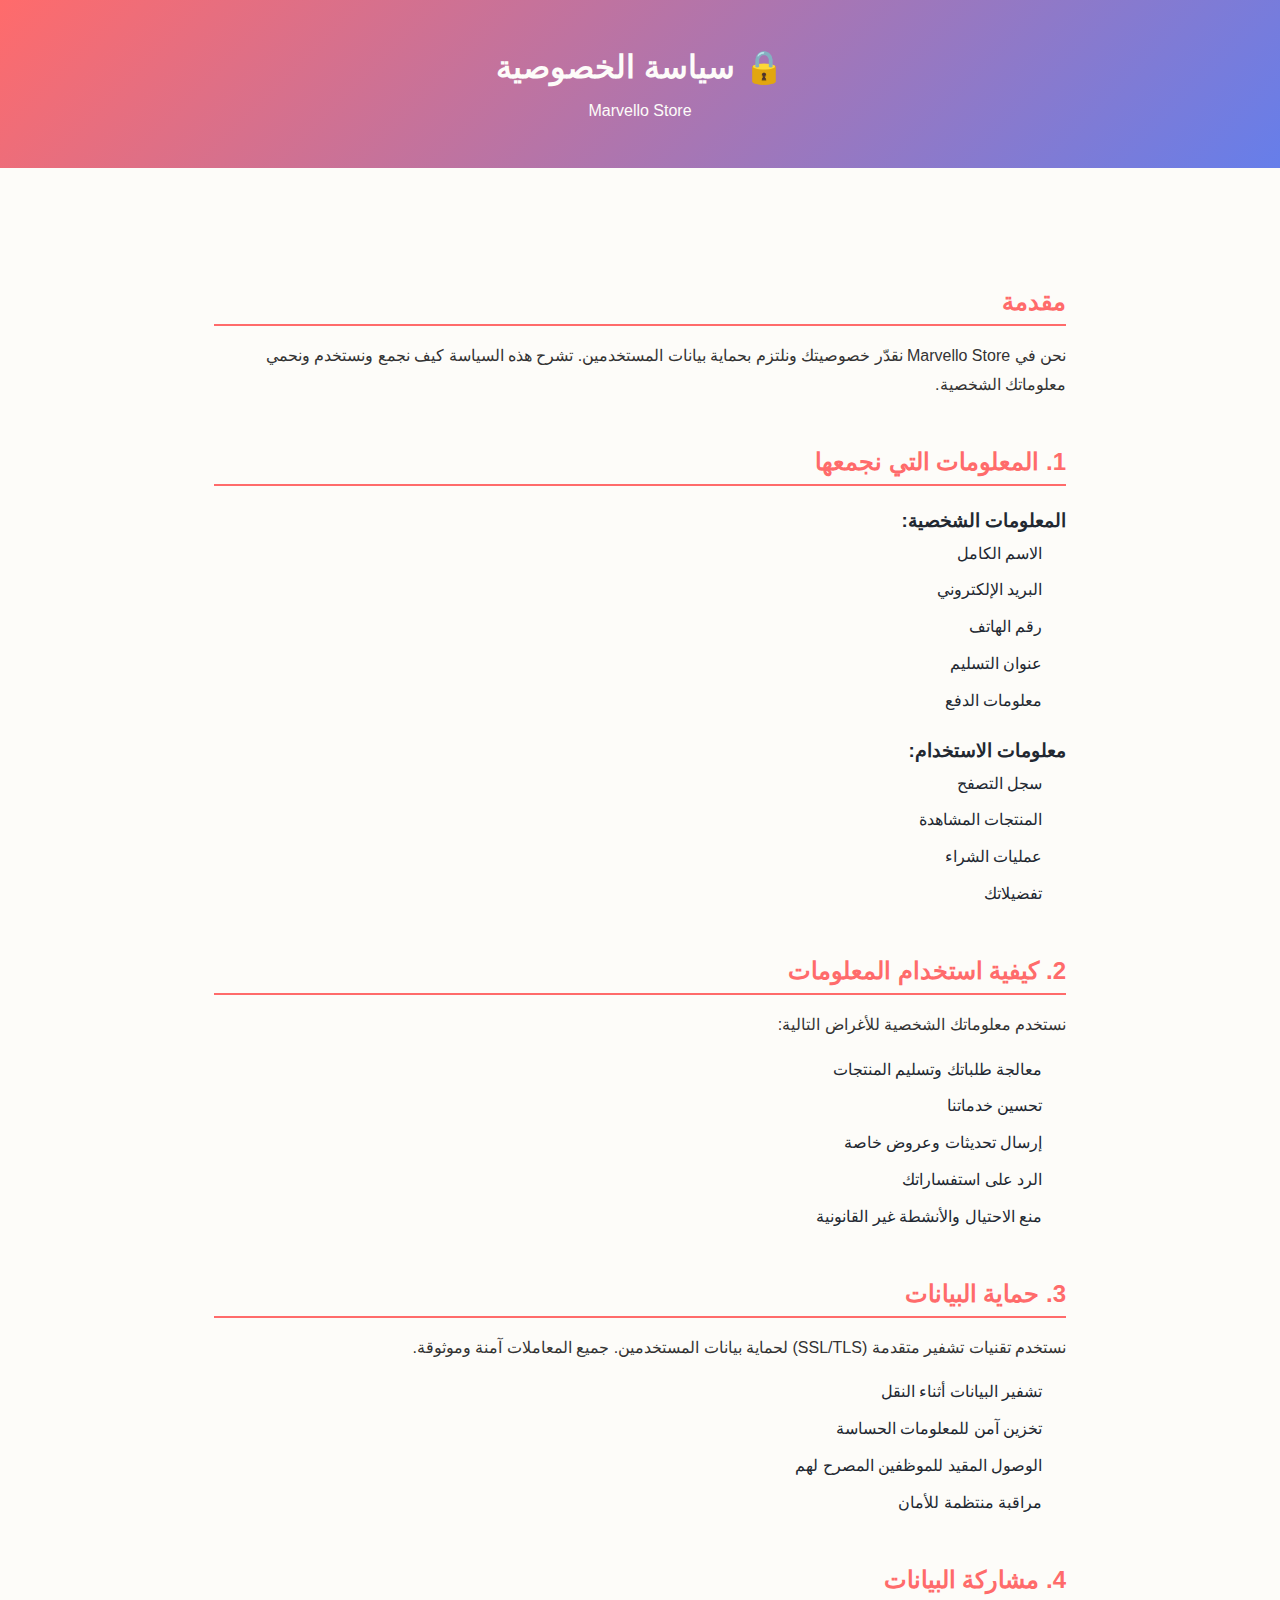
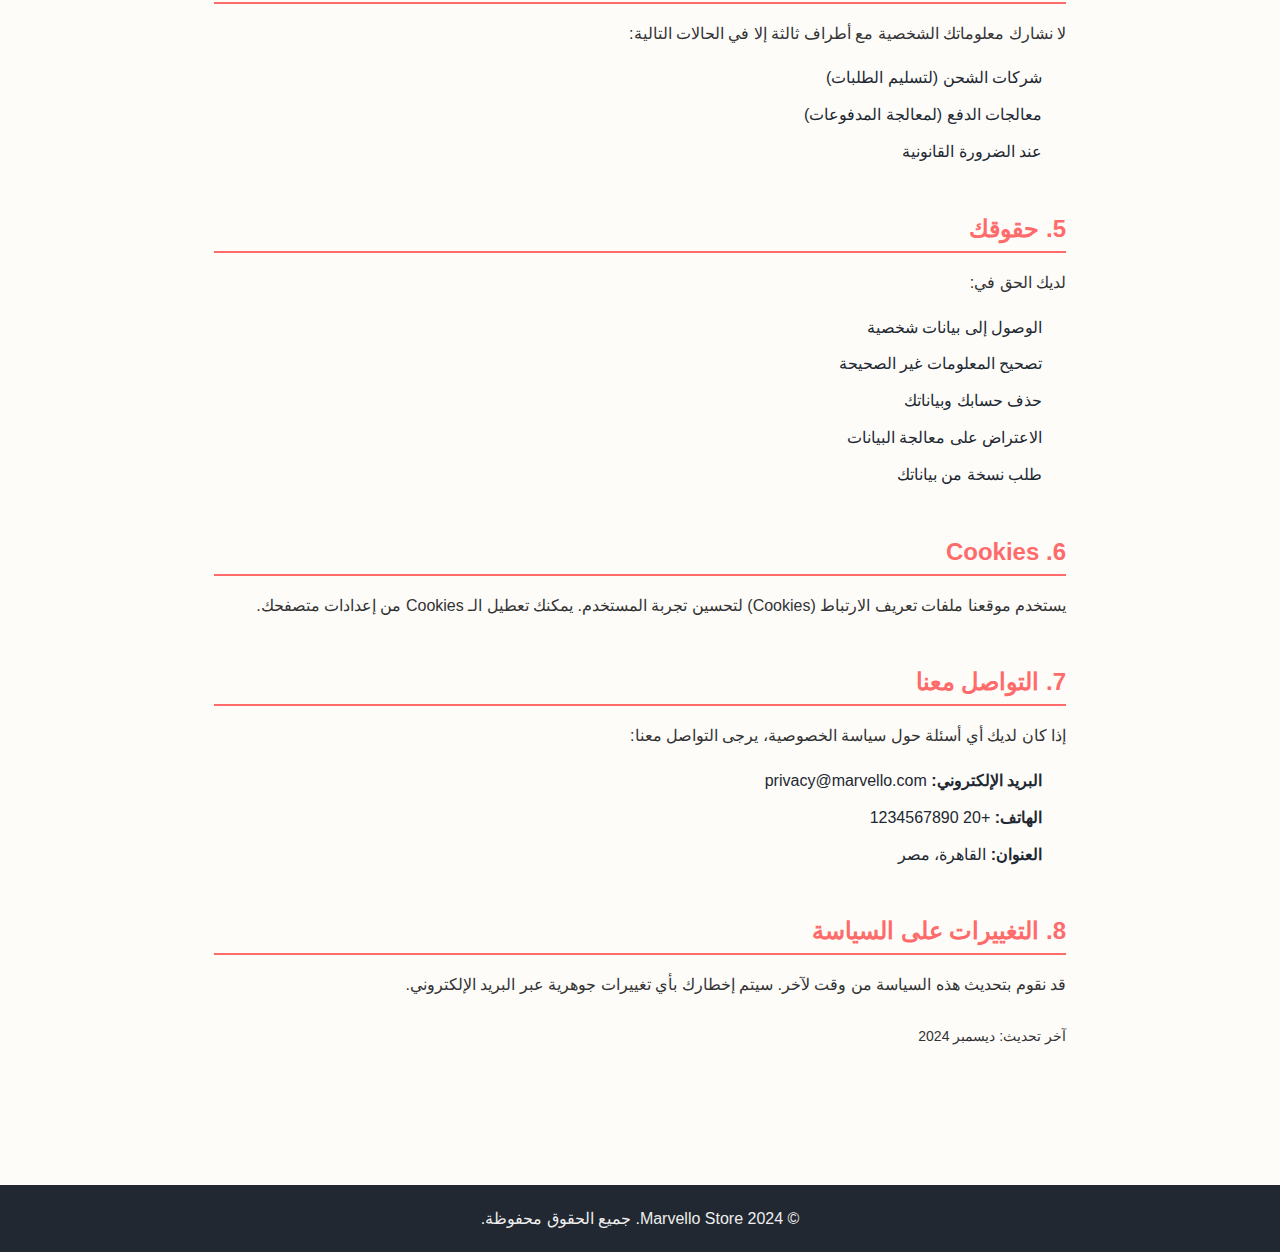
<file: pages/privacy-policy.html>
<!DOCTYPE html>
<html lang="ar" dir="rtl">
<head>
    <meta charset="UTF-8">
    <meta name="viewport" content="width=device-width, initial-scale=1.0">
    <title>سياسة الخصوصية - Marvello Store</title>
    <link rel="stylesheet" href="../css/variables.css">
    <link rel="stylesheet" href="../css/style.css">
    <link rel="stylesheet" href="https://cdnjs.cloudflare.com/ajax/libs/font-awesome/6.0.0/css/all.min.css">
    <style>
        body {
            font-family: var(--font-family-primary);
            background-color: var(--white);
            color: var(--dark);
        }
        
        .container {
            max-width: 900px;
            margin: 0 auto;
            padding: var(--spacing-lg);
        }
        
        header {
            background: linear-gradient(135deg, var(--primary) 0%, var(--secondary) 100%);
            color: var(--white);
            padding: var(--spacing-2xl) var(--spacing-lg);
            text-align: center;
        }
        
        header h1 {
            font-size: var(--font-size-3xl);
            margin-bottom: var(--spacing-md);
        }
        
        .content {
            padding: var(--spacing-2xl) 0;
        }
        
        .content h2 {
            color: var(--primary);
            margin-top: var(--spacing-2xl);
            margin-bottom: var(--spacing-md);
            border-bottom: 2px solid var(--primary);
            padding-bottom: var(--spacing-sm);
        }
        
        .content h3 {
            color: var(--dark);
            margin-top: var(--spacing-lg);
            margin-bottom: var(--spacing-sm);
        }
        
        .content p {
            line-height: 1.8;
            margin-bottom: var(--spacing-md);
            color: var(--gray-dark);
        }
        
        .content ul, .content ol {
            margin-bottom: var(--spacing-md);
            margin-right: var(--spacing-lg);
        }
        
        .content li {
            margin-bottom: var(--spacing-sm);
            line-height: 1.8;
        }
        
        footer {
            background: var(--dark);
            color: var(--light);
            text-align: center;
            padding: var(--spacing-lg);
            margin-top: var(--spacing-2xl);
        }
        
        .last-updated {
            color: var(--gray);
            font-size: var(--font-size-sm);
            margin-top: var(--spacing-lg);
        }
    </style>
</head>
<body>
    <header>
        <h1>🔒 سياسة الخصوصية</h1>
        <p>Marvello Store</p>
    </header>

    <div class="container">
        <div class="content">
            <h2>مقدمة</h2>
            <p>
                نحن في Marvello Store نقدّر خصوصيتك ونلتزم بحماية بيانات المستخدمين. تشرح هذه السياسة كيف نجمع ونستخدم ونحمي معلوماتك الشخصية.
            </p>

            <h2>1. المعلومات التي نجمعها</h2>
            <h3>المعلومات الشخصية:</h3>
            <ul>
                <li>الاسم الكامل</li>
                <li>البريد الإلكتروني</li>
                <li>رقم الهاتف</li>
                <li>عنوان التسليم</li>
                <li>معلومات الدفع</li>
            </ul>

            <h3>معلومات الاستخدام:</h3>
            <ul>
                <li>سجل التصفح</li>
                <li>المنتجات المشاهدة</li>
                <li>عمليات الشراء</li>
                <li>تفضيلاتك</li>
            </ul>

            <h2>2. كيفية استخدام المعلومات</h2>
            <p>نستخدم معلوماتك الشخصية للأغراض التالية:</p>
            <ul>
                <li>معالجة طلباتك وتسليم المنتجات</li>
                <li>تحسين خدماتنا</li>
                <li>إرسال تحديثات وعروض خاصة</li>
                <li>الرد على استفساراتك</li>
                <li>منع الاحتيال والأنشطة غير القانونية</li>
            </ul>

            <h2>3. حماية البيانات</h2>
            <p>
                نستخدم تقنيات تشفير متقدمة (SSL/TLS) لحماية بيانات المستخدمين. جميع المعاملات آمنة وموثوقة.
            </p>
            <ul>
                <li>تشفير البيانات أثناء النقل</li>
                <li>تخزين آمن للمعلومات الحساسة</li>
                <li>الوصول المقيد للموظفين المصرح لهم</li>
                <li>مراقبة منتظمة للأمان</li>
            </ul>

            <h2>4. مشاركة البيانات</h2>
            <p>
                لا نشارك معلوماتك الشخصية مع أطراف ثالثة إلا في الحالات التالية:
            </p>
            <ul>
                <li>شركات الشحن (لتسليم الطلبات)</li>
                <li>معالجات الدفع (لمعالجة المدفوعات)</li>
                <li>عند الضرورة القانونية</li>
            </ul>

            <h2>5. حقوقك</h2>
            <p>لديك الحق في:</p>
            <ul>
                <li>الوصول إلى بيانات شخصية</li>
                <li>تصحيح المعلومات غير الصحيحة</li>
                <li>حذف حسابك وبياناتك</li>
                <li>الاعتراض على معالجة البيانات</li>
                <li>طلب نسخة من بياناتك</li>
            </ul>

            <h2>6. Cookies</h2>
            <p>
                يستخدم موقعنا ملفات تعريف الارتباط (Cookies) لتحسين تجربة المستخدم. يمكنك تعطيل الـ Cookies من إعدادات متصفحك.
            </p>

            <h2>7. التواصل معنا</h2>
            <p>
                إذا كان لديك أي أسئلة حول سياسة الخصوصية، يرجى التواصل معنا:
            </p>
            <ul>
                <li><strong>البريد الإلكتروني:</strong> privacy@marvello.com</li>
                <li><strong>الهاتف:</strong> +20 1234567890</li>
                <li><strong>العنوان:</strong> القاهرة، مصر</li>
            </ul>

            <h2>8. التغييرات على السياسة</h2>
            <p>
                قد نقوم بتحديث هذه السياسة من وقت لآخر. سيتم إخطارك بأي تغييرات جوهرية عبر البريد الإلكتروني.
            </p>

            <div class="last-updated">
                <p>آخر تحديث: ديسمبر 2024</p>
            </div>
        </div>
    </div>

    <footer>
        <p>&copy; 2024 Marvello Store. جميع الحقوق محفوظة.</p>
    </footer>
</body>
</html>
</file>
<file: css/variables.css>
/* CSS Variables - متغيرات الألوان والتصميم */

:root {
    /* الألوان الأساسية */
    --primary: #ff6b6b;
    --primary-dark: #ff5252;
    --primary-light: #ff8e8e;
    
    /* الألوان الثانوية */
    --secondary: #667eea;
    --secondary-dark: #5568d3;
    --secondary-light: #8b9eff;
    
    /* الألوان المحايدة */
    --dark: #222831;
    --light: #eeeeee;
    --white: #ffffff;
    --gray: #999999;
    --gray-light: #f5f5f5;
    --gray-dark: #333333;
    
    /* الألوان الإضافية */
    --success: #4caf50;
    --warning: #ff9800;
    --danger: #f44336;
    --info: #2196f3;
    
    /* الظلال */
    --shadow-sm: 0 2px 4px rgba(0, 0, 0, 0.1);
    --shadow-md: 0 4px 12px rgba(0, 0, 0, 0.15);
    --shadow-lg: 0 8px 24px rgba(0, 0, 0, 0.2);
    --shadow-xl: 0 12px 40px rgba(0, 0, 0, 0.25);
    
    /* الحدود */
    --border-radius-sm: 4px;
    --border-radius-md: 8px;
    --border-radius-lg: 12px;
    --border-radius-xl: 16px;
    --border-radius-full: 50%;
    
    /* المسافات */
    --spacing-xs: 4px;
    --spacing-sm: 8px;
    --spacing-md: 16px;
    --spacing-lg: 24px;
    --spacing-xl: 32px;
    --spacing-2xl: 48px;
    
    /* الخطوط */
    --font-family-primary: 'Cairo', sans-serif;
    --font-family-secondary: 'Segoe UI', Tahoma, Geneva, Verdana, sans-serif;
    --font-size-xs: 12px;
    --font-size-sm: 14px;
    --font-size-base: 16px;
    --font-size-lg: 18px;
    --font-size-xl: 20px;
    --font-size-2xl: 24px;
    --font-size-3xl: 32px;
    --font-size-4xl: 40px;
    
    /* سمك الخط */
    --font-weight-light: 300;
    --font-weight-normal: 400;
    --font-weight-medium: 500;
    --font-weight-semibold: 600;
    --font-weight-bold: 700;
    
    /* الانتقالات */
    --transition-fast: 0.15s ease-in-out;
    --transition-base: 0.3s ease-in-out;
    --transition-slow: 0.5s ease-in-out;
    
    /* الارتفاعات (z-index) */
    --z-dropdown: 100;
    --z-sticky: 200;
    --z-fixed: 300;
    --z-modal-backdrop: 400;
    --z-modal: 500;
    --z-tooltip: 600;
    --z-notification: 700;
}

/* Dark Mode */
[data-theme="dark"] {
    --primary: #ff6b6b;
    --primary-dark: #ff5252;
    --primary-light: #ff8e8e;
    
    --secondary: #667eea;
    --secondary-dark: #5568d3;
    --secondary-light: #8b9eff;
    
    --dark: #1a1a1a;
    --light: #2d2d2d;
    --white: #1e1e1e;
    --gray: #888888;
    --gray-light: #3a3a3a;
    --gray-dark: #e0e0e0;
    
    --success: #66bb6a;
    --warning: #ffa726;
    --danger: #ef5350;
    --info: #42a5f5;
}

/* Light Mode (Default) */
[data-theme="light"] {
    --primary: #ff6b6b;
    --primary-dark: #ff5252;
    --primary-light: #ff8e8e;
    
    --secondary: #667eea;
    --secondary-dark: #5568d3;
    --secondary-light: #8b9eff;
    
    --dark: #222831;
    --light: #eeeeee;
    --white: #ffffff;
    --gray: #999999;
    --gray-light: #f5f5f5;
    --gray-dark: #333333;
    
    --success: #4caf50;
    --warning: #ff9800;
    --danger: #f44336;
    --info: #2196f3;
}

/* Animations */
@keyframes fadeIn {
    from {
        opacity: 0;
    }
    to {
        opacity: 1;
    }
}

@keyframes slideUp {
    from {
        opacity: 0;
        transform: translateY(20px);
    }
    to {
        opacity: 1;
        transform: translateY(0);
    }
}

@keyframes slideDown {
    from {
        opacity: 0;
        transform: translateY(-20px);
    }
    to {
        opacity: 1;
        transform: translateY(0);
    }
}

@keyframes slideLeft {
    from {
        opacity: 0;
        transform: translateX(20px);
    }
    to {
        opacity: 1;
        transform: translateX(0);
    }
}

@keyframes slideRight {
    from {
        opacity: 0;
        transform: translateX(-20px);
    }
    to {
        opacity: 1;
        transform: translateX(0);
    }
}

@keyframes bounce {
    0%, 100% {
        transform: translateY(0);
    }
    50% {
        transform: translateY(-10px);
    }
}

@keyframes pulse {
    0%, 100% {
        opacity: 1;
    }
    50% {
        opacity: 0.5;
    }
}

@keyframes spin {
    from {
        transform: rotate(0deg);
    }
    to {
        transform: rotate(360deg);
    }
}

@keyframes shimmer {
    0% {
        background-position: -1000px 0;
    }
    100% {
        background-position: 1000px 0;
    }
}

/* Utility Classes */
.fade-in {
    animation: fadeIn var(--transition-base);
}

.slide-up {
    animation: slideUp var(--transition-base);
}

.slide-down {
    animation: slideDown var(--transition-base);
}

.slide-left {
    animation: slideLeft var(--transition-base);
}

.slide-right {
    animation: slideRight var(--transition-base);
}

.bounce {
    animation: bounce var(--transition-base);
}

.pulse {
    animation: pulse 2s var(--transition-base) infinite;
}

.spin {
    animation: spin 1s linear infinite;
}

/* Transitions */
.transition-fast {
    transition: all var(--transition-fast);
}

.transition-base {
    transition: all var(--transition-base);
}

.transition-slow {
    transition: all var(--transition-slow);
}

/* Shadows */
.shadow-sm {
    box-shadow: var(--shadow-sm);
}

.shadow-md {
    box-shadow: var(--shadow-md);
}

.shadow-lg {
    box-shadow: var(--shadow-lg);
}

.shadow-xl {
    box-shadow: var(--shadow-xl);
}

/* Border Radius */
.rounded-sm {
    border-radius: var(--border-radius-sm);
}

.rounded-md {
    border-radius: var(--border-radius-md);
}

.rounded-lg {
    border-radius: var(--border-radius-lg);
}

.rounded-xl {
    border-radius: var(--border-radius-xl);
}

.rounded-full {
    border-radius: var(--border-radius-full);
}

/* Spacing */
.p-xs { padding: var(--spacing-xs); }
.p-sm { padding: var(--spacing-sm); }
.p-md { padding: var(--spacing-md); }
.p-lg { padding: var(--spacing-lg); }
.p-xl { padding: var(--spacing-xl); }
.p-2xl { padding: var(--spacing-2xl); }

.m-xs { margin: var(--spacing-xs); }
.m-sm { margin: var(--spacing-sm); }
.m-md { margin: var(--spacing-md); }
.m-lg { margin: var(--spacing-lg); }
.m-xl { margin: var(--spacing-xl); }
.m-2xl { margin: var(--spacing-2xl); }

/* Text Colors */
.text-primary { color: var(--primary); }
.text-secondary { color: var(--secondary); }
.text-dark { color: var(--dark); }
.text-light { color: var(--light); }
.text-gray { color: var(--gray); }
.text-success { color: var(--success); }
.text-warning { color: var(--warning); }
.text-danger { color: var(--danger); }
.text-info { color: var(--info); }

/* Background Colors */
.bg-primary { background-color: var(--primary); }
.bg-secondary { background-color: var(--secondary); }
.bg-dark { background-color: var(--dark); }
.bg-light { background-color: var(--light); }
.bg-white { background-color: var(--white); }
.bg-gray { background-color: var(--gray-light); }
.bg-success { background-color: var(--success); }
.bg-warning { background-color: var(--warning); }
.bg-danger { background-color: var(--danger); }
.bg-info { background-color: var(--info); }

/* Display */
.d-none { display: none; }
.d-block { display: block; }
.d-inline { display: inline; }
.d-inline-block { display: inline-block; }
.d-flex { display: flex; }
.d-grid { display: grid; }

/* Flexbox */
.flex-center {
    display: flex;
    justify-content: center;
    align-items: center;
}

.flex-between {
    display: flex;
    justify-content: space-between;
    align-items: center;
}

.flex-start {
    display: flex;
    justify-content: flex-start;
    align-items: center;
}

.flex-end {
    display: flex;
    justify-content: flex-end;
    align-items: center;
}

.flex-column {
    display: flex;
    flex-direction: column;
}

/* Responsive */
@media (max-width: 768px) {
    :root {
        --font-size-base: 14px;
        --font-size-lg: 16px;
        --font-size-xl: 18px;
        --font-size-2xl: 20px;
        --font-size-3xl: 24px;
    }
}

@media (max-width: 480px) {
    :root {
        --font-size-base: 13px;
        --font-size-lg: 14px;
        --font-size-xl: 16px;
        --font-size-2xl: 18px;
        --font-size-3xl: 20px;
    }
}
</file>
<file: css/product-cards.css>
/* Advanced Product Card Styles */

/* Product Card Container */
.product-card-advanced {
    background: var(--white);
    border-radius: var(--border-radius-lg);
    overflow: hidden;
    box-shadow: var(--shadow-md);
    transition: all var(--transition-base);
    cursor: pointer;
    position: relative;
    display: flex;
    flex-direction: column;
    height: 100%;
    animation: fadeIn var(--transition-base);
}

.product-card-advanced:hover {
    transform: translateY(-8px);
    box-shadow: var(--shadow-xl);
}

/* Product Image Container */
.product-image-container {
    position: relative;
    width: 100%;
    padding-bottom: 100%; /* 1:1 Aspect Ratio */
    overflow: hidden;
    background: linear-gradient(135deg, var(--gray-light) 0%, var(--light) 100%);
}

.product-image-wrapper {
    position: absolute;
    top: 0;
    left: 0;
    width: 100%;
    height: 100%;
    display: flex;
    align-items: center;
    justify-content: center;
}

.product-image {
    width: 100%;
    height: 100%;
    object-fit: cover;
    transition: transform var(--transition-base);
}

.product-card-advanced:hover .product-image {
    transform: scale(1.1);
}

/* Product Badge */
.product-badge {
    position: absolute;
    top: 12px;
    right: 12px;
    z-index: 10;
    padding: 6px 12px;
    border-radius: var(--border-radius-md);
    font-size: var(--font-size-xs);
    font-weight: var(--font-weight-bold);
    text-transform: uppercase;
    letter-spacing: 0.5px;
    animation: slideDown var(--transition-base);
}

.badge-new {
    background: var(--primary);
    color: var(--white);
}

.badge-sale {
    background: var(--danger);
    color: var(--white);
}

.badge-bestseller {
    background: var(--secondary);
    color: var(--dark);
}

/* Quick Actions Overlay */
.quick-actions {
    position: absolute;
    bottom: 0;
    left: 0;
    right: 0;
    background: rgba(0, 0, 0, 0.85);
    padding: var(--spacing-md);
    display: flex;
    gap: var(--spacing-sm);
    justify-content: center;
    align-items: center;
    transform: translateY(100%);
    transition: transform var(--transition-base);
    z-index: 20;
}

.product-card-advanced:hover .quick-actions {
    transform: translateY(0);
}

.quick-action-btn {
    flex: 1;
    padding: 8px 12px;
    border: none;
    border-radius: var(--border-radius-md);
    font-size: var(--font-size-sm);
    font-weight: var(--font-weight-semibold);
    cursor: pointer;
    transition: all var(--transition-base);
    display: flex;
    align-items: center;
    justify-content: center;
    gap: 6px;
}

.quick-add-btn {
    background: var(--primary);
    color: var(--white);
    flex: 2;
}

.quick-add-btn:hover {
    background: var(--primary-dark);
    transform: scale(1.05);
}

.quick-view-btn {
    background: var(--secondary);
    color: var(--dark);
    flex: 1;
}

.quick-view-btn:hover {
    background: var(--secondary-dark);
}

/* Product Info Section */
.product-info-advanced {
    padding: var(--spacing-md);
    flex-grow: 1;
    display: flex;
    flex-direction: column;
}

.product-category {
    font-size: var(--font-size-xs);
    color: var(--gray);
    text-transform: uppercase;
    letter-spacing: 1px;
    margin-bottom: 4px;
}

.product-name-advanced {
    font-size: var(--font-size-base);
    font-weight: var(--font-weight-semibold);
    color: var(--dark);
    margin-bottom: 8px;
    line-height: 1.4;
    min-height: 2.8em;
    display: -webkit-box;
    -webkit-line-clamp: 2;
    -webkit-box-orient: vertical;
    overflow: hidden;
}

/* Rating Section */
.product-rating {
    display: flex;
    align-items: center;
    gap: 6px;
    margin-bottom: 8px;
    font-size: var(--font-size-sm);
}

.stars {
    display: flex;
    gap: 2px;
}

.star {
    color: var(--warning);
    font-size: 12px;
}

.star.empty {
    color: var(--gray-light);
}

.rating-count {
    color: var(--gray);
    font-size: var(--font-size-xs);
}

/* Size/Color Selection */
.product-variants {
    display: flex;
    gap: var(--spacing-sm);
    margin-bottom: var(--spacing-md);
    flex-wrap: wrap;
}

.variant-selector {
    display: flex;
    gap: 4px;
}

.variant-label {
    font-size: var(--font-size-xs);
    color: var(--gray);
    font-weight: var(--font-weight-semibold);
    text-transform: uppercase;
    margin-bottom: 4px;
    display: block;
}

.size-option,
.color-option {
    width: 28px;
    height: 28px;
    border: 2px solid var(--gray-light);
    border-radius: var(--border-radius-sm);
    cursor: pointer;
    transition: all var(--transition-fast);
    display: flex;
    align-items: center;
    justify-content: center;
    font-size: 10px;
    font-weight: var(--font-weight-bold);
}

.size-option {
    background: var(--white);
    color: var(--dark);
}

.size-option:hover,
.size-option.active {
    border-color: var(--primary);
    background: var(--primary);
    color: var(--white);
}

.color-option {
    width: 32px;
    height: 32px;
    border-radius: 50%;
    border: 3px solid var(--gray-light);
}

.color-option:hover,
.color-option.active {
    border-color: var(--dark);
    box-shadow: 0 0 8px rgba(0, 0, 0, 0.2);
}

/* Price Section */
.product-price-section {
    display: flex;
    align-items: center;
    gap: var(--spacing-sm);
    margin-bottom: var(--spacing-md);
}

.product-price {
    font-size: var(--font-size-lg);
    font-weight: var(--font-weight-bold);
    color: var(--primary);
}

.product-original-price {
    font-size: var(--font-size-sm);
    color: var(--gray);
    text-decoration: line-through;
}

.product-discount {
    font-size: var(--font-size-xs);
    background: var(--danger);
    color: var(--white);
    padding: 2px 6px;
    border-radius: var(--border-radius-sm);
    font-weight: var(--font-weight-bold);
}

/* Stock Status */
.stock-status {
    font-size: var(--font-size-xs);
    font-weight: var(--font-weight-semibold);
    margin-bottom: var(--spacing-md);
}

.stock-available {
    color: var(--success);
}

.stock-low {
    color: var(--warning);
}

.stock-unavailable {
    color: var(--danger);
}

/* Social Proof */
.social-proof {
    font-size: var(--font-size-xs);
    color: var(--gray);
    padding: 8px;
    background: var(--gray-light);
    border-radius: var(--border-radius-md);
    text-align: center;
    margin-top: auto;
}

.social-proof strong {
    color: var(--primary);
    font-weight: var(--font-weight-bold);
}

/* Add to Cart Button */
.add-to-cart-btn {
    width: 100%;
    padding: var(--spacing-md);
    background: var(--primary);
    color: var(--white);
    border: none;
    border-radius: var(--border-radius-md);
    font-size: var(--font-size-base);
    font-weight: var(--font-weight-semibold);
    cursor: pointer;
    transition: all var(--transition-base);
    display: flex;
    align-items: center;
    justify-content: center;
    gap: 8px;
    margin-top: var(--spacing-md);
}

.add-to-cart-btn:hover {
    background: var(--primary-dark);
    transform: translateY(-2px);
    box-shadow: 0 4px 12px rgba(184, 134, 11, 0.3);
}

.add-to-cart-btn:active {
    transform: translateY(0);
}

.add-to-cart-btn.loading {
    opacity: 0.7;
    cursor: not-allowed;
}

/* Wishlist Button */
.wishlist-btn {
    position: absolute;
    top: 12px;
    left: 12px;
    width: 40px;
    height: 40px;
    border-radius: 50%;
    background: var(--white);
    border: none;
    cursor: pointer;
    display: flex;
    align-items: center;
    justify-content: center;
    font-size: 18px;
    transition: all var(--transition-base);
    z-index: 15;
    box-shadow: var(--shadow-md);
}

.wishlist-btn:hover {
    background: var(--primary);
    color: var(--white);
    transform: scale(1.1);
}

.wishlist-btn.active {
    background: var(--primary);
    color: var(--white);
}

/* Grid Layout */
.products-grid-advanced {
    display: grid;
    grid-template-columns: repeat(auto-fill, minmax(240px, 1fr));
    gap: var(--spacing-lg);
    padding: var(--spacing-lg);
}

/* Responsive Design */
@media (max-width: 1024px) {
    .products-grid-advanced {
        grid-template-columns: repeat(auto-fill, minmax(200px, 1fr));
        gap: var(--spacing-md);
    }
}

@media (max-width: 768px) {
    .products-grid-advanced {
        grid-template-columns: repeat(2, 1fr);
        gap: var(--spacing-md);
        padding: var(--spacing-md);
    }
    
    .product-info-advanced {
        padding: var(--spacing-sm);
    }
    
    .quick-actions {
        padding: var(--spacing-sm);
    }
}

@media (max-width: 480px) {
    .products-grid-advanced {
        grid-template-columns: 1fr;
        gap: var(--spacing-md);
    }
    
    .quick-action-btn {
        font-size: var(--font-size-xs);
        padding: 6px 8px;
    }
}

/* Loading State */
.product-card-skeleton {
    background: var(--white);
    border-radius: var(--border-radius-lg);
    overflow: hidden;
    box-shadow: var(--shadow-md);
}

.skeleton-image {
    width: 100%;
    padding-bottom: 100%;
    background: linear-gradient(90deg, var(--gray-light) 25%, var(--light) 50%, var(--gray-light) 75%);
    background-size: 200% 100%;
    animation: shimmer 2s infinite;
}

.skeleton-text {
    height: 12px;
    background: linear-gradient(90deg, var(--gray-light) 25%, var(--light) 50%, var(--gray-light) 75%);
    background-size: 200% 100%;
    animation: shimmer 2s infinite;
    margin: var(--spacing-sm);
    border-radius: var(--border-radius-sm);
}

/* Animation for adding to cart */
@keyframes addToCart {
    0% {
        transform: scale(1);
    }
    50% {
        transform: scale(1.05);
    }
    100% {
        transform: scale(1);
    }
}

.product-card-advanced.added {
    animation: addToCart 0.6s ease-out;
}
</file>
<file: css/style.css>
/* ============================================================
   MARVELLO v3 — Premium Rebrand
   Old Money · Minimal · Editorial Egyptian Fashion
   ============================================================ */

@import url('https://fonts.googleapis.com/css2?family=Cormorant+Garamond:ital,wght@0,300;0,400;0,500;0,600;1,300;1,400;1,500&family=Cinzel:wght@400;500;600&family=Jost:wght@200;300;400;500;600&display=swap');

/* ── VARIABLES ─────────────────────────────────────────────── */
:root {
  --cream:       #f5f0e6;
  --cream-dark:  #ede7d9;
  --black:       #0d0d0d;
  --charcoal:    #1a1a1a;
  --gold:        #c4a464;
  --gold-light:  #d4b87a;
  --white:       #fdfcf9;
  --gray-100:    #f2ede4;
  --gray-200:    #e4ddd0;
  --gray-400:    #a89880;
  --gray-600:    #5e5448;
  --red:         #b03a2e;
  --green:       #2e7d52;

  --font-display: 'Cormorant Garamond', serif;
  --font-caps:    'Cinzel', serif;
  --font-body:    'Jost', sans-serif;

  --transition:   all 0.3s cubic-bezier(0.4, 0, 0.2, 1);
  --transition-slow: all 0.6s cubic-bezier(0.4, 0, 0.2, 1);
  --shadow-sm:    0 2px 8px rgba(0,0,0,0.06);
  --shadow-md:    0 8px 32px rgba(0,0,0,0.10);
  --shadow-lg:    0 20px 60px rgba(0,0,0,0.14);

  --radius:       2px;
}

/* ── RESET ──────────────────────────────────────────────────── */
*, *::before, *::after { margin: 0; padding: 0; box-sizing: border-box; }
html { scroll-behavior: smooth; font-size: 16px; }
body {
  font-family: var(--font-body);
  background: var(--cream);
  color: var(--black);
  overflow-x: hidden;
  -webkit-font-smoothing: antialiased;
}
img { display: block; max-width: 100%; }
a { text-decoration: none; color: inherit; }
button { font-family: var(--font-body); cursor: pointer; border: none; background: none; }
ul { list-style: none; }
input, select, textarea { font-family: var(--font-body); }

/* ── CINZEL LABELS ─────────────────────────────────────────── */
.section-label, .nav-logo, .btn, .admin-card-title,
.admin-nav-section, .stat-lbl, .badge-status {
  font-family: var(--font-caps);
}

/* ── SCROLLBAR ──────────────────────────────────────────────── */
::-webkit-scrollbar { width: 3px; }
::-webkit-scrollbar-track { background: var(--cream); }
::-webkit-scrollbar-thumb { background: var(--gold); }

/* ── UTILITIES ──────────────────────────────────────────────── */
.container { max-width: 1380px; margin: 0 auto; padding: 0 28px; }
.section-label {
  font-size: 9px; font-weight: 500;
  letter-spacing: 0.45em; text-transform: uppercase;
  color: var(--gold); display: block; margin-bottom: 12px;
  font-family: var(--font-caps);
}
.section-title {
  font-family: var(--font-display);
  font-size: clamp(2.2rem, 3.8vw, 3.4rem);
  font-weight: 300; line-height: 1.1; color: var(--black);
  letter-spacing: 0.01em;
}
.btn {
  display: inline-flex; align-items: center; gap: 8px;
  font-size: 11px; font-weight: 600;
  letter-spacing: 0.2em; text-transform: uppercase;
  padding: 14px 32px; transition: var(--transition);
  border-radius: var(--radius);
}
.btn-black  { background: var(--black); color: var(--white); }
.btn-black:hover  { background: var(--charcoal); transform: translateY(-1px); box-shadow: var(--shadow-md); }
.btn-outline { border: 1.5px solid var(--black); color: var(--black); }
.btn-outline:hover { background: var(--black); color: var(--white); }
.btn-gold   { background: var(--gold); color: var(--white); }
.btn-gold:hover { background: var(--gold-light); }
.btn-white  { background: var(--white); color: var(--black); }
.btn-white:hover { background: var(--cream); }

/* ── ANNOUNCEMENT ───────────────────────────────────────────── */
.announcement {
  background: var(--black); color: var(--white);
  text-align: center; padding: 11px 20px;
  font-size: 11px; font-weight: 500; letter-spacing: 0.2em;
  text-transform: uppercase; position: relative; z-index: 100;
}
.announcement a { color: var(--gold-light); margin-left: 8px; }

/* ── NAVBAR ─────────────────────────────────────────────────── */
.navbar {
  position: sticky; top: 0; z-index: 900;
  background: rgba(245, 240, 232, 0.96);
  backdrop-filter: blur(12px);
  border-bottom: 1px solid var(--gray-200);
  transition: var(--transition);
}
.navbar.scrolled { box-shadow: var(--shadow-sm); }
.nav-inner {
  display: flex; align-items: center;
  justify-content: space-between;
  padding: 18px 28px; max-width: 1380px; margin: 0 auto;
}
.nav-logo {
  font-family: var(--font-caps); font-size: 1.3rem;
  font-weight: 400; letter-spacing: 0.25em; color: var(--black);
  display: flex; align-items: center; gap: 8px;
}
.nav-logo .star { color: var(--gold); font-size: 0.6rem; }
.nav-logo .star { color: var(--gold); font-size: 1rem; }
.nav-menu {
  display: flex; align-items: center; gap: 32px;
}
.nav-menu a {
  font-size: 11px; font-weight: 600;
  letter-spacing: 0.18em; text-transform: uppercase;
  color: var(--black); position: relative;
  transition: var(--transition); padding-bottom: 2px;
}
.nav-menu a::after {
  content: ''; position: absolute; bottom: -2px; left: 0;
  width: 0; height: 1.5px; background: var(--gold);
  transition: var(--transition);
}
.nav-menu a:hover { color: var(--gold); }
.nav-menu a:hover::after, .nav-menu a.active::after { width: 100%; }
.nav-menu a.active { color: var(--gold); }
.nav-right { display: flex; align-items: center; gap: 4px; }
.nav-search-bar {
  display: flex; align-items: center; gap: 8px;
  background: var(--gray-100); border: 1px solid var(--gray-200);
  padding: 9px 16px; margin-right: 8px;
}
.nav-search-bar input {
  background: none; border: none; outline: none;
  font-size: 12px; width: 160px; color: var(--black);
  letter-spacing: 0.03em;
}
.nav-search-bar input::placeholder { color: var(--gray-400); }
.nav-icon-btn {
  width: 40px; height: 40px;
  display: flex; align-items: center; justify-content: center;
  color: var(--black); font-size: 1rem;
  transition: var(--transition); border-radius: var(--radius);
  position: relative;
}
.nav-icon-btn:hover { color: var(--gold); background: var(--gray-100); }
.nav-badge {
  position: absolute; top: 4px; right: 4px;
  background: var(--gold); color: var(--white);
  font-size: 9px; font-weight: 700;
  width: 16px; height: 16px; border-radius: 50%;
  display: flex; align-items: center; justify-content: center;
}
.hamburger {
  display: none; flex-direction: column; gap: 5px;
  width: 40px; height: 40px; align-items: center; justify-content: center;
}
.hamburger span {
  display: block; width: 22px; height: 1.5px;
  background: var(--black); transition: var(--transition);
}

/* Mobile Menu */
.mobile-nav {
  position: fixed; inset: 0; z-index: 2000;
  background: var(--cream); padding: 28px;
  transform: translateX(-100%); transition: transform 0.4s cubic-bezier(0.4,0,0.2,1);
  display: flex; flex-direction: column;
}
.mobile-nav.open { transform: translateX(0); }
.mobile-nav-header {
  display: flex; align-items: center; justify-content: space-between;
  margin-bottom: 48px;
}
.mobile-nav a {
  font-family: var(--font-display); font-size: 2.2rem;
  font-weight: 400; color: var(--black);
  padding: 14px 0; border-bottom: 1px solid var(--gray-200);
  display: block; transition: var(--transition);
}
.mobile-nav a:hover { color: var(--gold); padding-left: 8px; }
.mobile-nav-close {
  font-size: 1.4rem; color: var(--black); transition: var(--transition);
}
.mobile-nav-close:hover { color: var(--gold); transform: rotate(90deg); }

/* ── HERO ───────────────────────────────────────────────────── */
.hero {
  display: grid; grid-template-columns: 55% 45%;
  min-height: calc(100vh - 90px); overflow: hidden;
}
.hero-left {
  display: flex; flex-direction: column;
  justify-content: center; padding: 80px 60px 80px 80px;
  background: var(--cream); position: relative;
}
.hero-left::after {
  content: ''; position: absolute; right: 0; top: 10%; bottom: 10%;
  width: 1px; background: linear-gradient(to bottom, transparent, var(--gray-200), transparent);
}
.hero-season {
  display: flex; align-items: center; gap: 14px;
  font-size: 10px; font-weight: 600;
  letter-spacing: 0.35em; text-transform: uppercase;
  color: var(--gold); margin-bottom: 28px;
}
.hero-season::before {
  content: ''; width: 36px; height: 1px; background: var(--gold);
}
.hero-title {
  font-family: var(--font-display);
  font-size: clamp(3.2rem, 5.5vw, 5.8rem);
  font-weight: 400; line-height: 1.08; color: var(--black);
  margin-bottom: 28px;
}
.hero-title em { font-style: italic; color: var(--gold); }
.hero-title .line2 { padding-left: 60px; }
.hero-desc {
  font-size: 14px; font-weight: 300; line-height: 1.9;
  color: var(--gray-600); max-width: 400px;
  margin-bottom: 48px; letter-spacing: 0.02em;
}
.hero-cta { display: flex; align-items: center; gap: 20px; flex-wrap: wrap; }
.hero-scroll {
  display: flex; align-items: center; gap: 12px;
  font-size: 10px; font-weight: 600;
  letter-spacing: 0.25em; text-transform: uppercase;
  color: var(--gray-400); margin-top: 64px;
}
.hero-scroll-line {
  width: 40px; height: 1px; background: var(--gray-400); position: relative; overflow: hidden;
}
.hero-scroll-line::after {
  content: ''; position: absolute;
  top: 0; left: -100%; width: 100%; height: 100%;
  background: var(--gold); animation: scrollLine 2s ease infinite;
}
@keyframes scrollLine {
  0%   { left: -100%; }
  100% { left: 100%; }
}
.hero-right {
  position: relative; overflow: hidden; background: #141414;
}
.hero-img {
  width: 100%; height: 100%; object-fit: cover;
  opacity: 0.82; transition: transform 8s ease;
}
.hero-right:hover .hero-img { transform: scale(1.04); }
.hero-img-overlay {
  position: absolute; inset: 0;
  background: linear-gradient(135deg, rgba(0,0,0,0.35) 0%, transparent 55%);
}
.hero-tag {
  position: absolute; bottom: 44px; left: 44px;
  background: rgba(245,240,232,0.93); backdrop-filter: blur(8px);
  padding: 18px 26px; border-left: 3px solid var(--gold);
}
.hero-tag-sub { font-size: 9px; letter-spacing: 0.25em; text-transform: uppercase; color: var(--gray-600); }
.hero-tag-main { font-family: var(--font-display); font-size: 1.25rem; font-weight: 500; color: var(--black); margin-top: 2px; }
.hero-social {
  position: absolute; right: 28px; top: 50%;
  transform: translateY(-50%); display: flex;
  flex-direction: column; gap: 16px;
}
.hero-social a {
  width: 38px; height: 38px; border: 1px solid rgba(255,255,255,0.2);
  display: flex; align-items: center; justify-content: center;
  color: rgba(255,255,255,0.7); font-size: 0.85rem;
  transition: var(--transition);
}
.hero-social a:hover { border-color: var(--gold); color: var(--gold); background: rgba(184,146,74,0.1); }

/* ── MARQUEE ─────────────────────────────────────────────────── */
.marquee-bar { background: var(--black); padding: 14px 0; overflow: hidden; }
.marquee-track {
  display: flex; width: max-content; gap: 0;
  animation: marquee 25s linear infinite;
}
.marquee-track:hover { animation-play-state: paused; }
.marquee-item {
  display: flex; align-items: center; gap: 16px;
  padding: 0 32px; white-space: nowrap;
  font-size: 10px; font-weight: 600;
  letter-spacing: 0.25em; text-transform: uppercase;
  color: rgba(255,255,255,0.7);
}
.marquee-sep { color: var(--gold); font-size: 0.5rem; }
@keyframes marquee {
  0%   { transform: translateX(0); }
  100% { transform: translateX(-50%); }
}

/* ── CATEGORIES ─────────────────────────────────────────────── */
.categories-section { padding: 100px 0 80px; }
.section-header {
  display: flex; align-items: flex-end;
  justify-content: space-between; margin-bottom: 44px;
}
.cat-grid {
  display: grid;
  grid-template-columns: 2fr 1fr 1fr 1fr;
  grid-template-rows: 420px;
  gap: 4px;
}
.cat-card {
  position: relative; overflow: hidden;
  cursor: pointer; background: var(--charcoal);
}
.cat-card:first-child { grid-row: span 1; }
.cat-img {
  width: 100%; height: 100%; object-fit: cover;
  opacity: 0.75; transition: transform 0.65s cubic-bezier(0.4,0,0.2,1), opacity 0.4s;
}
.cat-card:hover .cat-img { transform: scale(1.08); opacity: 0.6; }
.cat-overlay {
  position: absolute; inset: 0;
  background: linear-gradient(to top, rgba(0,0,0,0.85) 0%, transparent 55%);
  display: flex; flex-direction: column;
  justify-content: flex-end; padding: 28px;
}
.cat-name {
  font-family: var(--font-display); font-size: 1.6rem;
  font-weight: 400; color: var(--white); margin-bottom: 4px;
}
.cat-card:first-child .cat-name { font-size: 2.4rem; }
.cat-count {
  font-size: 10px; letter-spacing: 0.2em;
  text-transform: uppercase; color: rgba(255,255,255,0.55);
}
.cat-arrow {
  position: absolute; top: 20px; right: 20px;
  width: 36px; height: 36px;
  border: 1px solid rgba(255,255,255,0.25);
  display: flex; align-items: center; justify-content: center;
  color: var(--white); font-size: 0.8rem;
  opacity: 0; transform: translateY(-6px); transition: var(--transition);
}
.cat-card:hover .cat-arrow { opacity: 1; transform: translateY(0); }

/* ── PRODUCTS SECTION ───────────────────────────────────────── */
.products-section { padding: 80px 0 100px; }
.products-tabs {
  display: flex; border-bottom: 1px solid var(--gray-200);
  margin-bottom: 48px; gap: 0;
}
.tab-btn {
  font-size: 11px; font-weight: 600;
  letter-spacing: 0.18em; text-transform: uppercase;
  color: var(--gray-400); padding: 12px 24px;
  position: relative; transition: var(--transition);
}
.tab-btn::after {
  content: ''; position: absolute;
  bottom: -1px; left: 0; width: 0; height: 2px;
  background: var(--black); transition: var(--transition);
}
.tab-btn.active { color: var(--black); }
.tab-btn.active::after { width: 100%; }
.tab-btn:hover { color: var(--black); }

/* Products Grid */
.products-grid {
  display: grid;
  grid-template-columns: repeat(4, 1fr);
  gap: 20px;
}

/* ── PRODUCT CARD ───────────────────────────────────────────── */
.product-card { cursor: pointer; }
.product-img-wrap {
  position: relative; overflow: hidden;
  background: var(--gray-100);
  aspect-ratio: 3/4; margin-bottom: 14px;
}
.product-img {
  width: 100%; height: 100%; object-fit: cover;
  transition: transform 0.6s cubic-bezier(0.4,0,0.2,1);
}
.product-card:hover .product-img { transform: scale(1.07); }
.product-badge {
  position: absolute; top: 12px; left: 12px;
  font-size: 9px; font-weight: 700;
  letter-spacing: 0.15em; text-transform: uppercase;
  padding: 5px 10px; z-index: 2;
}
.badge-new   { background: var(--black); color: var(--white); }
.badge-sale  { background: var(--red);   color: var(--white); }
.badge-hot   { background: var(--gold);  color: var(--white); }

/* Wishlist btn */
.wishlist-btn {
  position: absolute; top: 12px; right: 12px;
  width: 36px; height: 36px;
  background: var(--white); border-radius: 50%;
  display: flex; align-items: center; justify-content: center;
  color: var(--gray-400); font-size: 0.9rem;
  transition: var(--transition); z-index: 2;
  opacity: 0; transform: translateY(-4px);
  box-shadow: var(--shadow-sm);
}
.product-card:hover .wishlist-btn { opacity: 1; transform: translateY(0); }
.wishlist-btn:hover, .wishlist-btn.active { color: var(--red); }
.wishlist-btn.active { opacity: 1; transform: translateY(0); }

/* Quick add */
.quick-add {
  position: absolute; bottom: 0; left: 0; right: 0;
  background: rgba(10,10,10,0.92); color: var(--white);
  font-size: 10px; font-weight: 600; letter-spacing: 0.2em;
  text-transform: uppercase; padding: 14px;
  text-align: center; transform: translateY(100%);
  transition: transform 0.35s cubic-bezier(0.4,0,0.2,1);
  display: flex; align-items: center; justify-content: center; gap: 8px;
}
.product-card:hover .quick-add { transform: translateY(0); }
.quick-add:hover { background: var(--gold); }

/* Product Info */
.product-info { padding: 0 2px; }
.product-name {
  font-family: var(--font-display); font-size: 1.05rem;
  font-weight: 400; color: var(--black);
  margin-bottom: 4px; transition: var(--transition);
}
.product-card:hover .product-name { color: var(--gold); }
.product-cat {
  font-size: 10px; letter-spacing: 0.15em;
  text-transform: uppercase; color: var(--gray-400); margin-bottom: 8px;
}
.product-price { display: flex; align-items: center; gap: 10px; }
.price-now  { font-size: 14px; font-weight: 600; color: var(--black); }
.price-old  { font-size: 12px; color: var(--gray-400); text-decoration: line-through; }
.price-off  { font-size: 10px; font-weight: 700; color: var(--red); }

/* ── SKELETON LOADER ────────────────────────────────────────── */
.skeleton {
  background: linear-gradient(90deg, var(--gray-200) 25%, var(--gray-100) 50%, var(--gray-200) 75%);
  background-size: 200% 100%;
  animation: shimmer 1.4s ease infinite;
  border-radius: 2px;
}
@keyframes shimmer {
  0%   { background-position: 200% 0; }
  100% { background-position: -200% 0; }
}
.skeleton-card { cursor: default; }
.skeleton-img  { aspect-ratio: 3/4; margin-bottom: 14px; width: 100%; }
.skeleton-line { height: 14px; margin-bottom: 8px; }
.skeleton-line.w-80 { width: 80%; }
.skeleton-line.w-50 { width: 50%; }
.skeleton-line.w-30 { width: 30%; }

/* ── FEATURED BANNER ─────────────────────────────────────────── */
.featured-banner {
  display: grid; grid-template-columns: 1fr 1fr;
  gap: 4px; margin: 40px 0 100px;
}
.banner-item {
  position: relative; overflow: hidden;
  height: 580px; cursor: pointer;
  background: var(--charcoal);
}
.banner-img {
  width: 100%; height: 100%; object-fit: cover;
  opacity: 0.78; transition: transform 0.7s ease, opacity 0.4s;
}
.banner-item:hover .banner-img { transform: scale(1.05); opacity: 0.65; }
.banner-overlay {
  position: absolute; inset: 0;
  background: linear-gradient(to top, rgba(0,0,0,0.75) 0%, transparent 55%);
  display: flex; flex-direction: column;
  justify-content: flex-end; padding: 48px;
}
.banner-sub {
  font-size: 10px; font-weight: 600;
  letter-spacing: 0.3em; text-transform: uppercase;
  color: var(--gold-light); margin-bottom: 12px;
}
.banner-title {
  font-family: var(--font-display); font-size: 2.8rem;
  font-weight: 400; color: var(--white);
  line-height: 1.1; margin-bottom: 24px;
}
.banner-link {
  display: inline-flex; align-items: center; gap: 10px;
  font-size: 11px; font-weight: 600;
  letter-spacing: 0.2em; text-transform: uppercase;
  color: var(--white); border-bottom: 1px solid rgba(255,255,255,0.4);
  padding-bottom: 4px; transition: var(--transition);
}
.banner-link:hover { color: var(--gold-light); border-color: var(--gold-light); }

/* ── INSTAGRAM SECTION ──────────────────────────────────────── */
.instagram-section { padding: 80px 0 100px; }
.ig-grid {
  display: grid;
  grid-template-columns: repeat(6, 1fr);
  gap: 4px; margin-top: 44px;
}
.ig-item {
  position: relative; overflow: hidden;
  aspect-ratio: 1; cursor: pointer; background: var(--gray-200);
}
.ig-item img {
  width: 100%; height: 100%; object-fit: cover;
  transition: transform 0.5s ease, opacity 0.3s;
}
.ig-item:hover img { transform: scale(1.08); opacity: 0.7; }
.ig-overlay {
  position: absolute; inset: 0;
  background: rgba(0,0,0,0.4);
  display: flex; align-items: center; justify-content: center;
  color: var(--white); font-size: 1.4rem;
  opacity: 0; transition: var(--transition);
}
.ig-item:hover .ig-overlay { opacity: 1; }

/* ── NEWSLETTER ─────────────────────────────────────────────── */
.newsletter-section {
  background: var(--black); padding: 110px 0;
  text-align: center; position: relative; overflow: hidden;
}
.newsletter-bg-text {
  position: absolute; font-family: var(--font-display);
  font-size: 30vw; font-weight: 700;
  color: rgba(255,255,255,0.025);
  top: 50%; left: 50%;
  transform: translate(-50%, -50%);
  pointer-events: none; white-space: nowrap; line-height: 1;
}
.newsletter-content { position: relative; z-index: 1; }
.newsletter-title {
  font-family: var(--font-display);
  font-size: clamp(2rem, 4vw, 3.2rem);
  font-weight: 400; color: var(--white);
  margin-bottom: 14px;
}
.newsletter-sub {
  font-size: 14px; font-weight: 300;
  color: rgba(255,255,255,0.5); margin-bottom: 44px;
  letter-spacing: 0.02em;
}
.newsletter-form {
  display: flex; align-items: center;
  max-width: 500px; margin: 0 auto;
  background: rgba(255,255,255,0.05);
  border: 1px solid rgba(255,255,255,0.12);
  padding: 6px 6px 6px 24px;
}
.newsletter-form input {
  flex: 1; background: none; border: none; outline: none;
  font-size: 13px; color: var(--white); letter-spacing: 0.03em;
}
.newsletter-form input::placeholder { color: rgba(255,255,255,0.3); }
.newsletter-form button {
  background: var(--gold); color: var(--white); border: none;
  padding: 13px 28px; font-size: 10px; font-weight: 700;
  letter-spacing: 0.2em; text-transform: uppercase;
  transition: var(--transition); white-space: nowrap;
}
.newsletter-form button:hover { background: var(--gold-light); }

/* ── FOOTER ─────────────────────────────────────────────────── */
.footer {
  background: var(--black); color: var(--white);
  padding: 80px 0 0; border-top: 1px solid rgba(255,255,255,0.05);
}
.footer-grid {
  display: grid;
  grid-template-columns: 1.8fr 1fr 1fr 1fr;
  gap: 60px; margin-bottom: 60px;
}
.footer-logo {
  font-family: var(--font-display); font-size: 1.8rem;
  font-weight: 400; color: var(--white);
  display: flex; align-items: center; gap: 5px;
  margin-bottom: 16px;
}
.footer-logo .star { color: var(--gold); }
.footer-desc {
  font-size: 13px; font-weight: 300; line-height: 1.85;
  color: rgba(255,255,255,0.4); margin-bottom: 28px; max-width: 280px;
}
.footer-socials { display: flex; gap: 10px; flex-wrap: wrap; }
.social-link {
  width: 38px; height: 38px;
  border: 1px solid rgba(255,255,255,0.12);
  display: flex; align-items: center; justify-content: center;
  color: rgba(255,255,255,0.45); font-size: 0.9rem;
  transition: var(--transition);
}
.social-link:hover { border-color: var(--gold); color: var(--gold); background: rgba(184,146,74,0.1); }
.footer-heading {
  font-size: 10px; font-weight: 700;
  letter-spacing: 0.3em; text-transform: uppercase;
  color: var(--white); margin-bottom: 22px;
}
.footer-links li { margin-bottom: 12px; }
.footer-links a {
  font-size: 13px; font-weight: 300;
  color: rgba(255,255,255,0.4);
  transition: var(--transition); letter-spacing: 0.02em;
}
.footer-links a:hover { color: var(--gold); }
.footer-bottom {
  border-top: 1px solid rgba(255,255,255,0.06);
  padding: 24px 0;
  display: flex; align-items: center; justify-content: space-between;
  flex-wrap: wrap; gap: 16px;
}
.footer-copy { font-size: 11px; color: rgba(255,255,255,0.22); letter-spacing: 0.05em; }
.footer-payments { display: flex; gap: 8px; }
.payment-tag {
  border: 1px solid rgba(255,255,255,0.1);
  padding: 4px 10px; font-size: 10px;
  color: rgba(255,255,255,0.3); letter-spacing: 0.1em;
}

/* ── CART DRAWER ────────────────────────────────────────────── */
.overlay {
  position: fixed; inset: 0;
  background: rgba(0,0,0,0.55); z-index: 1500;
  opacity: 0; visibility: hidden; transition: var(--transition);
  backdrop-filter: blur(3px);
}
.overlay.open { opacity: 1; visibility: visible; }
.cart-drawer {
  position: fixed; top: 0; right: 0;
  width: 420px; height: 100%; z-index: 1600;
  background: var(--cream);
  transform: translateX(100%);
  transition: transform 0.45s cubic-bezier(0.4,0,0.2,1);
  display: flex; flex-direction: column;
}
.cart-drawer.open { transform: translateX(0); }
.drawer-header {
  display: flex; align-items: center; justify-content: space-between;
  padding: 28px 32px; border-bottom: 1px solid var(--gray-200);
}
.drawer-title { font-family: var(--font-display); font-size: 1.3rem; font-weight: 400; }
.drawer-close { font-size: 1.3rem; color: var(--gray-400); transition: var(--transition); }
.drawer-close:hover { color: var(--black); transform: rotate(90deg); }
.drawer-body { flex: 1; overflow-y: auto; padding: 24px 32px; }
.cart-empty-state {
  height: 100%; display: flex; flex-direction: column;
  align-items: center; justify-content: center;
  gap: 12px; color: var(--gray-400); text-align: center;
}
.cart-empty-state i { font-size: 3rem; color: var(--gray-200); }
.cart-empty-state p { font-family: var(--font-display); font-size: 1.3rem; color: var(--black); }
.cart-empty-state span { font-size: 13px; }
.cart-item {
  display: grid; grid-template-columns: 80px 1fr;
  gap: 16px; padding: 20px 0; border-bottom: 1px solid var(--gray-200);
}
.cart-item-img {
  width: 80px; height: 100px; object-fit: cover; background: var(--gray-100);
}
.cart-item-body { display: flex; flex-direction: column; justify-content: space-between; }
.cart-item-name { font-family: var(--font-display); font-size: 1rem; font-weight: 400; margin-bottom: 2px; }
.cart-item-meta { font-size: 11px; color: var(--gray-400); letter-spacing: 0.1em; }
.cart-item-bottom { display: flex; align-items: center; justify-content: space-between; }
.qty-control {
  display: flex; align-items: center; gap: 12px;
  border: 1px solid var(--gray-200); padding: 6px 12px;
}
.qty-control button { font-size: 0.8rem; color: var(--gray-400); width: 14px; transition: var(--transition); }
.qty-control button:hover { color: var(--black); }
.qty-control span { font-size: 13px; font-weight: 600; min-width: 16px; text-align: center; }
.cart-item-price { font-size: 14px; font-weight: 600; }
.cart-item-remove {
  font-size: 10px; color: var(--gray-400);
  letter-spacing: 0.1em; text-transform: uppercase;
  text-decoration: underline; transition: var(--transition);
}
.cart-item-remove:hover { color: var(--red); }
.drawer-footer { padding: 24px 32px 32px; border-top: 1px solid var(--gray-200); }
.drawer-subtotal {
  display: flex; justify-content: space-between;
  align-items: center; margin-bottom: 6px;
}
.drawer-subtotal-label { font-size: 11px; letter-spacing: 0.15em; text-transform: uppercase; color: var(--gray-600); }
.drawer-subtotal-val { font-family: var(--font-display); font-size: 1.3rem; }
.drawer-note { font-size: 11px; color: var(--gray-400); margin-bottom: 20px; }
.drawer-checkout {
  width: 100%; background: var(--black); color: var(--white);
  padding: 16px; font-size: 11px; font-weight: 700;
  letter-spacing: 0.2em; text-transform: uppercase;
  transition: var(--transition); margin-bottom: 10px; display: block; text-align: center;
}
.drawer-checkout:hover { background: var(--charcoal); }
.drawer-view-cart {
  width: 100%; border: 1px solid var(--gray-200); padding: 13px;
  font-size: 10px; font-weight: 600; letter-spacing: 0.18em;
  text-transform: uppercase; color: var(--black);
  transition: var(--transition); display: block; text-align: center;
}
.drawer-view-cart:hover { border-color: var(--black); }

/* ── WISHLIST DRAWER ─────────────────────────────────────────── */
.wishlist-drawer {
  position: fixed; top: 0; right: 0;
  width: 420px; height: 100%; z-index: 1600;
  background: var(--cream);
  transform: translateX(100%);
  transition: transform 0.45s cubic-bezier(0.4,0,0.2,1);
  display: flex; flex-direction: column;
}
.wishlist-drawer.open { transform: translateX(0); }
.wishlist-item {
  display: grid; grid-template-columns: 80px 1fr auto;
  gap: 14px; padding: 18px 0; border-bottom: 1px solid var(--gray-200);
  align-items: center;
}
.wishlist-item-img { width: 80px; height: 100px; object-fit: cover; background: var(--gray-100); }
.wishlist-item-name { font-family: var(--font-display); font-size: 0.95rem; margin-bottom: 4px; }
.wishlist-item-price { font-size: 13px; font-weight: 600; }
.wishlist-item-actions { display: flex; flex-direction: column; gap: 8px; align-items: flex-end; }
.wishlist-move-cart {
  font-size: 9px; font-weight: 700; letter-spacing: 0.15em;
  text-transform: uppercase; background: var(--black); color: var(--white);
  padding: 7px 12px; transition: var(--transition);
}
.wishlist-move-cart:hover { background: var(--gold); }
.wishlist-remove { font-size: 0.85rem; color: var(--gray-400); transition: var(--transition); }
.wishlist-remove:hover { color: var(--red); }

/* ── TOAST ──────────────────────────────────────────────────── */
.toast {
  position: fixed; bottom: 28px; left: 50%;
  transform: translateX(-50%) translateY(80px);
  background: var(--charcoal); color: var(--white);
  padding: 13px 24px; font-size: 12px; letter-spacing: 0.08em;
  z-index: 3000; transition: transform 0.4s cubic-bezier(0.4,0,0.2,1);
  display: flex; align-items: center; gap: 10px; white-space: nowrap;
  box-shadow: var(--shadow-lg);
}
.toast.show { transform: translateX(-50%) translateY(0); }
.toast i { color: var(--gold); }

/* ── REVIEWS ─────────────────────────────────────────────────── */
.reviews-section { padding: 80px 0; border-top: 1px solid var(--gray-200); }
.reviews-summary {
  display: flex; align-items: center; gap: 48px;
  margin-bottom: 48px; padding-bottom: 40px;
  border-bottom: 1px solid var(--gray-200);
}
.reviews-score { text-align: center; }
.reviews-score .big { font-family: var(--font-display); font-size: 4rem; font-weight: 400; }
.reviews-score .stars { color: var(--gold); font-size: 1.1rem; margin: 4px 0; letter-spacing: 2px; }
.reviews-score .count { font-size: 12px; color: var(--gray-400); letter-spacing: 0.1em; }
.review-bars { flex: 1; }
.review-bar-row {
  display: flex; align-items: center; gap: 12px; margin-bottom: 8px;
}
.review-bar-label { font-size: 12px; color: var(--gray-600); width: 20px; }
.review-bar-track {
  flex: 1; height: 4px; background: var(--gray-200); border-radius: 2px; overflow: hidden;
}
.review-bar-fill { height: 100%; background: var(--gold); border-radius: 2px; transition: width 1s ease; }
.review-bar-pct { font-size: 11px; color: var(--gray-400); width: 32px; text-align: right; }
.reviews-grid {
  display: grid; grid-template-columns: repeat(3, 1fr); gap: 24px;
}
.review-card {
  background: var(--white); padding: 28px; border: 1px solid var(--gray-200);
  transition: var(--transition);
}
.review-card:hover { border-color: var(--gold); box-shadow: var(--shadow-sm); }
.review-stars { color: var(--gold); font-size: 0.9rem; letter-spacing: 2px; margin-bottom: 12px; }
.review-text {
  font-size: 14px; line-height: 1.8; color: var(--gray-600);
  font-style: italic; margin-bottom: 16px;
}
.reviewer { display: flex; align-items: center; gap: 12px; }
.reviewer-avatar {
  width: 38px; height: 38px; border-radius: 50%;
  background: var(--gray-200); display: flex; align-items: center; justify-content: center;
  font-family: var(--font-display); font-size: 1rem; font-weight: 500; color: var(--black);
}
.reviewer-name { font-size: 13px; font-weight: 600; }
.reviewer-date { font-size: 11px; color: var(--gray-400); }

/* Write review form */
.write-review {
  background: var(--gray-100); padding: 36px;
  border: 1px solid var(--gray-200); margin-top: 36px;
}
.write-review-title {
  font-family: var(--font-display); font-size: 1.4rem;
  font-weight: 400; margin-bottom: 24px;
}
.star-rating { display: flex; gap: 6px; margin-bottom: 20px; }
.star-btn {
  font-size: 1.4rem; color: var(--gray-200);
  cursor: pointer; transition: var(--transition);
}
.star-btn:hover, .star-btn.active { color: var(--gold); }
.review-form-grid { display: grid; grid-template-columns: 1fr 1fr; gap: 16px; margin-bottom: 16px; }
.review-input {
  padding: 13px 16px; border: 1px solid var(--gray-200);
  background: var(--white); font-size: 13px; outline: none;
  transition: var(--transition); width: 100%;
}
.review-input:focus { border-color: var(--black); }
textarea.review-input { resize: vertical; min-height: 100px; }

/* ── ORDER TRACKING ─────────────────────────────────────────── */
.tracking-page { padding: 80px 0 120px; }
.tracking-search {
  max-width: 540px; margin: 0 auto 60px;
  display: flex; border: 1.5px solid var(--black); overflow: hidden;
}
.tracking-search input {
  flex: 1; padding: 16px 24px; border: none; outline: none;
  font-size: 14px; background: var(--white); color: var(--black);
}
.tracking-search button {
  background: var(--black); color: var(--white);
  padding: 16px 28px; font-size: 11px; font-weight: 700;
  letter-spacing: 0.2em; text-transform: uppercase; transition: var(--transition);
}
.tracking-search button:hover { background: var(--gold); }
.tracking-result {
  max-width: 700px; margin: 0 auto;
  background: var(--white); padding: 48px;
  border: 1px solid var(--gray-200);
}
.tracking-id {
  font-family: var(--font-display); font-size: 1.8rem;
  font-weight: 400; margin-bottom: 8px;
}
.tracking-date { font-size: 12px; color: var(--gray-400); letter-spacing: 0.1em; margin-bottom: 40px; }
.tracking-steps { position: relative; margin-bottom: 48px; }
.tracking-line {
  position: absolute; left: 18px; top: 18px;
  width: 3px; height: calc(100% - 36px);
  background: var(--gray-200);
}
.tracking-line-fill {
  width: 100%; background: var(--gold); transition: height 1s ease;
}
.tracking-step {
  display: flex; align-items: flex-start; gap: 20px;
  padding: 0 0 32px 52px; position: relative;
}
.step-dot {
  position: absolute; left: 10px; top: 0;
  width: 20px; height: 20px; border-radius: 50%;
  background: var(--gray-200); border: 2px solid var(--white);
  display: flex; align-items: center; justify-content: center;
  font-size: 0.6rem; color: var(--white); transition: var(--transition);
  box-shadow: 0 0 0 3px var(--gray-200);
}
.step-dot.done { background: var(--gold); box-shadow: 0 0 0 3px rgba(184,146,74,0.2); }
.step-dot.current { background: var(--black); box-shadow: 0 0 0 4px rgba(0,0,0,0.15); animation: pulse 2s ease infinite; }
@keyframes pulse { 0%,100% { box-shadow: 0 0 0 4px rgba(0,0,0,0.1); } 50% { box-shadow: 0 0 0 8px rgba(0,0,0,0.05); } }
.step-title { font-size: 14px; font-weight: 600; margin-bottom: 2px; }
.step-desc { font-size: 12px; color: var(--gray-400); letter-spacing: 0.03em; }
.tracking-items { border-top: 1px solid var(--gray-200); padding-top: 28px; }
.tracking-item {
  display: flex; gap: 14px; align-items: center;
  padding: 12px 0; border-bottom: 1px solid var(--gray-200);
}
.tracking-item:last-child { border-bottom: none; }
.tracking-item img { width: 54px; height: 68px; object-fit: cover; background: var(--gray-100); }
.tracking-item-name { font-size: 13px; font-weight: 400; margin-bottom: 2px; }
.tracking-item-meta { font-size: 11px; color: var(--gray-400); }
.tracking-item-price { font-size: 14px; font-weight: 600; margin-left: auto; }

/* ── SHOP PAGE ──────────────────────────────────────────────── */
.shop-header { padding: 60px 0 40px; text-align: center; border-bottom: 1px solid var(--gray-200); margin-bottom: 48px; }
.breadcrumb { font-size: 11px; letter-spacing: 0.15em; text-transform: uppercase; color: var(--gray-400); margin-bottom: 16px; }
.breadcrumb a { color: var(--gray-400); transition: var(--transition); }
.breadcrumb a:hover { color: var(--gold); }
.shop-layout { display: grid; grid-template-columns: 260px 1fr; gap: 48px; padding-bottom: 100px; }
.sidebar { }
.filter-group { padding-bottom: 28px; margin-bottom: 28px; border-bottom: 1px solid var(--gray-200); }
.filter-group:last-child { border-bottom: none; }
.filter-heading {
  font-size: 10px; font-weight: 700; letter-spacing: 0.25em;
  text-transform: uppercase; color: var(--black);
  margin-bottom: 18px; display: flex; justify-content: space-between;
  cursor: pointer;
}
.filter-opt { display: flex; align-items: center; gap: 10px; margin-bottom: 12px; cursor: pointer; }
.filter-opt input { accent-color: var(--black); cursor: pointer; }
.filter-opt label { font-size: 13px; color: var(--gray-600); cursor: pointer; transition: var(--transition); }
.filter-opt:hover label { color: var(--black); }
.size-grid { display: flex; flex-wrap: wrap; gap: 8px; }
.size-chip {
  width: 40px; height: 40px; border: 1px solid var(--gray-200);
  display: flex; align-items: center; justify-content: center;
  font-size: 11px; font-weight: 600; cursor: pointer;
  transition: var(--transition); color: var(--black);
}
.size-chip:hover, .size-chip.sel { background: var(--black); color: var(--white); border-color: var(--black); }
.color-dots { display: flex; gap: 10px; flex-wrap: wrap; }
.color-dot {
  width: 24px; height: 24px; border-radius: 50%;
  border: 2px solid transparent; cursor: pointer; transition: var(--transition);
}
.color-dot:hover, .color-dot.sel { border-color: var(--gold); transform: scale(1.15); }
.range-wrap { padding: 4px 0; }
.range-wrap input[type="range"] { width: 100%; accent-color: var(--black); height: 2px; }
.range-vals { display: flex; justify-content: space-between; font-size: 12px; color: var(--gray-400); margin-top: 8px; }
.shop-main-top { display: flex; align-items: center; justify-content: space-between; margin-bottom: 28px; }
.results-info { font-size: 13px; color: var(--gray-400); }
.sort-sel {
  appearance: none; background: var(--white); border: 1px solid var(--gray-200);
  padding: 10px 36px 10px 16px; font-size: 12px; color: var(--black); cursor: pointer; outline: none;
  background-image: url("data:image/svg+xml,%3Csvg xmlns='http://www.w3.org/2000/svg' width='10' height='6'%3E%3Cpath d='M0 0l5 6 5-6z' fill='%236b6560'/%3E%3C/svg%3E");
  background-repeat: no-repeat; background-position: right 14px center;
}

/* ── PRODUCT DETAIL PAGE ────────────────────────────────────── */
.product-detail { padding: 56px 0 100px; }
.detail-grid { display: grid; grid-template-columns: 1fr 1fr; gap: 80px; }
.gallery { display: grid; grid-template-columns: 76px 1fr; gap: 10px; }
.thumb-list { display: flex; flex-direction: column; gap: 10px; }
.thumb {
  width: 76px; height: 96px; object-fit: cover;
  cursor: pointer; border: 2px solid transparent;
  transition: var(--transition); background: var(--gray-100);
}
.thumb:hover, .thumb.active { border-color: var(--gold); }
.main-img-wrap {
  position: relative; overflow: hidden;
  aspect-ratio: 3/4; cursor: zoom-in; background: var(--gray-100);
}
.main-img { width: 100%; height: 100%; object-fit: cover; transition: transform 0.4s ease; }
.main-img-wrap:hover .main-img { transform: scale(1.04); }
.zoom-lens {
  position: absolute; inset: 0;
  background: rgba(255,255,255,0.15); opacity: 0;
  transition: opacity 0.2s; pointer-events: none;
}
.main-img-wrap:hover .zoom-lens { opacity: 1; }

/* Detail Info */
.detail-info { padding-top: 8px; }
.detail-category { font-size: 10px; letter-spacing: 0.25em; text-transform: uppercase; color: var(--gold); margin-bottom: 10px; }
.detail-name { font-family: var(--font-display); font-size: 2.4rem; font-weight: 400; line-height: 1.15; margin-bottom: 12px; }
.detail-rating { display: flex; align-items: center; gap: 10px; margin-bottom: 20px; }
.detail-stars { color: var(--gold); font-size: 0.9rem; letter-spacing: 2px; }
.detail-rating-count { font-size: 12px; color: var(--gray-400); cursor: pointer; transition: var(--transition); }
.detail-rating-count:hover { color: var(--gold); }
.detail-price {
  font-family: var(--font-display); font-size: 1.6rem;
  font-weight: 400; margin-bottom: 24px;
  display: flex; align-items: center; gap: 14px;
}
.detail-price .old { font-size: 1.1rem; color: var(--gray-400); text-decoration: line-through; }
.detail-desc { font-size: 14px; line-height: 1.9; color: var(--gray-600); margin-bottom: 28px; padding-bottom: 28px; border-bottom: 1px solid var(--gray-200); }
.detail-label { font-size: 10px; font-weight: 700; letter-spacing: 0.2em; text-transform: uppercase; margin-bottom: 12px; color: var(--black); }
.detail-sizes { display: flex; gap: 8px; flex-wrap: wrap; margin-bottom: 24px; }
.detail-size-btn {
  padding: 10px 20px; border: 1.5px solid var(--gray-200);
  font-size: 12px; font-weight: 600; letter-spacing: 0.05em;
  cursor: pointer; transition: var(--transition);
}
.detail-size-btn:hover, .detail-size-btn.sel { border-color: var(--black); background: var(--black); color: var(--white); }
.detail-size-btn.out { opacity: 0.35; cursor: not-allowed; text-decoration: line-through; }
.detail-colors { display: flex; gap: 10px; margin-bottom: 28px; }
.detail-colors .color-dot { width: 28px; height: 28px; }
.detail-qty { display: flex; gap: 12px; align-items: center; margin-bottom: 28px; }
.qty-box { display: flex; align-items: center; gap: 0; border: 1.5px solid var(--gray-200); }
.qty-box button { width: 40px; height: 44px; font-size: 1.1rem; color: var(--gray-400); transition: var(--transition); }
.qty-box button:hover { color: var(--black); background: var(--gray-100); }
.qty-box span { width: 44px; text-align: center; font-size: 14px; font-weight: 600; }
.detail-btns { display: flex; flex-direction: column; gap: 10px; margin-bottom: 28px; }
.btn-add-cart-lg {
  width: 100%; padding: 18px; background: var(--black); color: var(--white);
  font-size: 11px; font-weight: 700; letter-spacing: 0.2em;
  text-transform: uppercase; transition: var(--transition);
  display: flex; align-items: center; justify-content: center; gap: 10px;
}
.btn-add-cart-lg:hover { background: var(--charcoal); }
.btn-wishlist-lg {
  width: 100%; padding: 16px; border: 1.5px solid var(--gray-200);
  font-size: 11px; font-weight: 600; letter-spacing: 0.15em;
  text-transform: uppercase; color: var(--black); transition: var(--transition);
  display: flex; align-items: center; justify-content: center; gap: 10px;
}
.btn-wishlist-lg:hover { border-color: var(--red); color: var(--red); }
.btn-wishlist-lg.wishlisted { border-color: var(--red); color: var(--red); background: rgba(192,57,43,0.05); }
.detail-features { display: flex; flex-direction: column; gap: 12px; padding-top: 28px; border-top: 1px solid var(--gray-200); }
.feature-row { display: flex; align-items: center; gap: 12px; font-size: 13px; color: var(--gray-600); }
.feature-row i { color: var(--gold); width: 18px; }

/* ── CART PAGE ──────────────────────────────────────────────── */
.cart-page { padding: 60px 0 100px; }
.cart-layout { display: grid; grid-template-columns: 1fr 360px; gap: 48px; align-items: start; }
.cart-page-title { font-family: var(--font-display); font-size: 2.4rem; font-weight: 400; margin-bottom: 36px; }
.cart-table-head {
  display: grid; grid-template-columns: 2fr 1fr 1fr 1fr;
  padding-bottom: 16px; border-bottom: 2px solid var(--gray-200);
  font-size: 10px; font-weight: 700; letter-spacing: 0.2em; text-transform: uppercase; color: var(--gray-400);
}
.cart-row {
  display: grid; grid-template-columns: 2fr 1fr 1fr 1fr;
  padding: 24px 0; border-bottom: 1px solid var(--gray-200); align-items: center;
}
.cart-product { display: flex; gap: 16px; align-items: center; }
.cart-product-img { width: 86px; height: 110px; object-fit: cover; background: var(--gray-100); }
.cart-product-name { font-family: var(--font-display); font-size: 1rem; margin-bottom: 4px; }
.cart-product-size { font-size: 11px; color: var(--gray-400); letter-spacing: 0.1em; }
.order-summary { background: var(--gray-100); padding: 36px; border: 1px solid var(--gray-200); }
.order-summary-title { font-family: var(--font-display); font-size: 1.4rem; font-weight: 400; margin-bottom: 28px; }
.summary-row { display: flex; justify-content: space-between; font-size: 13px; color: var(--gray-600); margin-bottom: 14px; }
.summary-row.total { font-size: 15px; font-weight: 600; color: var(--black); padding-top: 16px; border-top: 1px solid var(--gray-200); margin-top: 8px; }
.coupon-box { display: flex; gap: 8px; margin: 20px 0; }
.coupon-box input {
  flex: 1; border: 1.5px solid var(--gray-200); padding: 12px 16px;
  font-size: 12px; outline: none; transition: var(--transition); background: var(--white);
}
.coupon-box input:focus { border-color: var(--black); }
.coupon-box button {
  background: var(--black); color: var(--white); padding: 12px 18px;
  font-size: 10px; font-weight: 700; letter-spacing: 0.15em; text-transform: uppercase;
  transition: var(--transition);
}
.coupon-box button:hover { background: var(--gold); }
.coupon-applied { font-size: 12px; color: var(--green); margin-top: 6px; }

/* ── CHECKOUT PAGE ──────────────────────────────────────────── */
.checkout-page { padding: 60px 0 100px; }
.checkout-layout { display: grid; grid-template-columns: 1fr 400px; gap: 60px; align-items: start; }
.checkout-title { font-family: var(--font-display); font-size: 2rem; font-weight: 400; margin-bottom: 36px; }
.form-section { margin-bottom: 36px; }
.form-section-title {
  font-size: 10px; font-weight: 700; letter-spacing: 0.25em;
  text-transform: uppercase; margin-bottom: 20px;
  padding-bottom: 12px; border-bottom: 1px solid var(--gray-200);
}
.form-row { display: grid; grid-template-columns: 1fr 1fr; gap: 14px; }
.form-group { display: flex; flex-direction: column; gap: 6px; margin-bottom: 14px; }
.form-group label { font-size: 10px; font-weight: 600; letter-spacing: 0.15em; text-transform: uppercase; color: var(--gray-600); }
.form-group input, .form-group select, .form-group textarea {
  padding: 13px 16px; border: 1.5px solid var(--gray-200);
  background: var(--white); font-size: 13px; color: var(--black);
  outline: none; transition: var(--transition);
}
.form-group input:focus, .form-group select:focus { border-color: var(--black); }
.payment-opts { display: flex; flex-direction: column; gap: 10px; }
.payment-opt {
  display: flex; align-items: center; gap: 14px;
  padding: 16px 20px; border: 1.5px solid var(--gray-200);
  cursor: pointer; transition: var(--transition);
}
.payment-opt:hover, .payment-opt.sel { border-color: var(--black); }
.payment-opt input[type="radio"] { accent-color: var(--black); }
.payment-opt label { font-size: 13px; cursor: pointer; flex: 1; }
.payment-opt i { color: var(--gray-400); font-size: 1.2rem; }
.checkout-summary { background: var(--gray-100); padding: 36px; border: 1px solid var(--gray-200); }
.checkout-items { margin-bottom: 28px; }
.checkout-item { display: flex; gap: 14px; align-items: center; padding: 14px 0; border-bottom: 1px solid var(--gray-200); }
.checkout-item:last-child { border-bottom: none; }
.checkout-item img { width: 58px; height: 74px; object-fit: cover; background: var(--gray-100); }
.checkout-item-name { font-size: 13px; margin-bottom: 3px; }
.checkout-item-sub { font-size: 11px; color: var(--gray-400); }
.checkout-item-price { font-size: 13px; font-weight: 600; margin-left: auto; }

/* ── AUTH PAGE ──────────────────────────────────────────────── */
.auth-layout { min-height: 100vh; display: grid; grid-template-columns: 1fr 1fr; }
.auth-visual { position: relative; overflow: hidden; background: var(--charcoal); }
.auth-visual img { width: 100%; height: 100%; object-fit: cover; opacity: 0.7; }
.auth-visual-text {
  position: absolute; bottom: 60px; left: 60px; right: 60px;
}
.auth-visual-text h2 {
  font-family: var(--font-display); font-size: 3rem;
  font-weight: 300; color: var(--white); line-height: 1.15; margin-top: 12px;
}
.auth-form-panel {
  display: flex; flex-direction: column; justify-content: center;
  padding: 80px 72px; background: var(--cream);
}
.auth-logo-link { font-family: var(--font-display); font-size: 1.6rem; color: var(--black); display: flex; align-items: center; gap: 5px; margin-bottom: 48px; }
.auth-logo-link .star { color: var(--gold); }
.auth-title { font-family: var(--font-display); font-size: 2.2rem; font-weight: 400; margin-bottom: 8px; }
.auth-sub { font-size: 13px; color: var(--gray-600); margin-bottom: 36px; }
.auth-tabs { display: flex; border-bottom: 1px solid var(--gray-200); margin-bottom: 32px; }
.auth-tab {
  flex: 1; text-align: center; padding: 12px;
  font-size: 11px; font-weight: 700; letter-spacing: 0.15em; text-transform: uppercase;
  cursor: pointer; border-bottom: 2px solid transparent; color: var(--gray-400); transition: var(--transition);
}
.auth-tab.active { color: var(--black); border-bottom-color: var(--black); }
.auth-divider { display: flex; align-items: center; gap: 14px; margin: 24px 0; font-size: 11px; color: var(--gray-400); letter-spacing: 0.1em; text-transform: uppercase; }
.auth-divider::before, .auth-divider::after { content: ''; flex: 1; height: 1px; background: var(--gray-200); }
.eye-btn { position: absolute; right: 14px; top: 50%; transform: translateY(-50%); font-size: 0.85rem; color: var(--gray-400); transition: var(--transition); }
.eye-btn:hover { color: var(--black); }

/* ── ADMIN ──────────────────────────────────────────────────── */
.admin-wrap { display: grid; grid-template-columns: 240px 1fr; min-height: 100vh; }
.admin-side { background: var(--charcoal); padding: 0; position: sticky; top: 0; height: 100vh; overflow-y: auto; }
.admin-side-logo {
  padding: 28px 28px 0; font-family: var(--font-display); font-size: 1.4rem;
  font-weight: 400; color: var(--white); display: flex; align-items: center;
  gap: 5px; margin-bottom: 36px;
}
.admin-side-logo .star { color: var(--gold); }
.admin-nav-section { padding: 6px 28px; font-size: 9px; font-weight: 700; letter-spacing: 0.3em; text-transform: uppercase; color: rgba(255,255,255,0.25); margin-top: 8px; }
.admin-link {
  display: flex; align-items: center; gap: 12px; padding: 12px 28px;
  font-size: 13px; color: rgba(255,255,255,0.5); transition: var(--transition);
  width: 100%; text-align: left;
}
.admin-link:hover, .admin-link.active { color: var(--white); background: rgba(255,255,255,0.07); }
.admin-link.active { border-left: 2px solid var(--gold); }
.admin-link i { width: 18px; font-size: 0.85rem; }
.admin-body { padding: 40px 48px; background: var(--gray-100); min-height: 100vh; }
.admin-page-title { font-family: var(--font-display); font-size: 2rem; font-weight: 400; margin-bottom: 32px; }
.stats-grid { display: grid; grid-template-columns: repeat(4, 1fr); gap: 20px; margin-bottom: 36px; }
.stat-box {
  background: var(--white); padding: 28px; position: relative; overflow: hidden;
  border: 1px solid var(--gray-200);
}
.stat-box::after { content: ''; position: absolute; bottom: 0; left: 0; right: 0; height: 3px; background: var(--gold); }
.stat-val { font-family: var(--font-display); font-size: 2.2rem; font-weight: 400; display: block; }
.stat-lbl { font-size: 10px; letter-spacing: 0.2em; text-transform: uppercase; color: var(--gray-400); margin-top: 4px; display: block; }
.stat-chg { position: absolute; top: 24px; right: 24px; font-size: 11px; font-weight: 700; }
.stat-chg.up { color: var(--green); }
.stat-chg.dn { color: var(--red); }
.admin-card { background: var(--white); padding: 32px; margin-bottom: 24px; border: 1px solid var(--gray-200); }
.admin-card-top { display: flex; align-items: center; justify-content: space-between; margin-bottom: 24px; }
.admin-card-title { font-size: 11px; font-weight: 700; letter-spacing: 0.2em; text-transform: uppercase; }
.admin-table { width: 100%; }
.admin-table thead tr { border-bottom: 2px solid var(--gray-200); }
.admin-table th { font-size: 9px; font-weight: 700; letter-spacing: 0.2em; text-transform: uppercase; color: var(--gray-400); padding: 0 0 12px; text-align: left; }
.admin-table td { padding: 16px 0; font-size: 13px; border-bottom: 1px solid var(--gray-200); vertical-align: middle; }
.admin-table tr:last-child td { border-bottom: none; }
.prod-cell { display: flex; align-items: center; gap: 12px; }
.prod-cell img { width: 44px; height: 56px; object-fit: cover; background: var(--gray-100); }
.badge-status {
  display: inline-block; padding: 4px 10px;
  font-size: 9px; font-weight: 700; letter-spacing: 0.1em; text-transform: uppercase;
}
.badge-active  { background: #e8f5e9; color: var(--green); }
.badge-low     { background: #fff3e0; color: #e67e22; }
.badge-out     { background: #fde8e8; color: var(--red); }
.badge-pending { background: #e3f2fd; color: #1976d2; }
.admin-btn {
  padding: 7px 14px; font-size: 10px; font-weight: 600;
  letter-spacing: 0.1em; text-transform: uppercase;
  border: 1px solid var(--gray-200); color: var(--black);
  transition: var(--transition);
}
.admin-btn:hover { background: var(--black); color: var(--white); border-color: var(--black); }
.admin-btn.danger:hover { background: var(--red); border-color: var(--red); color: var(--white); }

/* Modal */
.modal-bg {
  position: fixed; inset: 0; background: rgba(0,0,0,0.55);
  z-index: 3000; display: flex; align-items: center; justify-content: center;
  opacity: 0; visibility: hidden; transition: var(--transition); backdrop-filter: blur(4px);
}
.modal-bg.open { opacity: 1; visibility: visible; }
.modal { background: var(--white); width: 620px; max-height: 90vh; overflow-y: auto; padding: 44px; }
.modal-head { display: flex; align-items: center; justify-content: space-between; margin-bottom: 32px; }
.modal-title { font-family: var(--font-display); font-size: 1.6rem; font-weight: 400; }
.modal-x { font-size: 1.3rem; color: var(--gray-400); transition: var(--transition); }
.modal-x:hover { color: var(--black); transform: rotate(90deg); }

/* Image upload */
.img-upload-area {
  border: 2px dashed var(--gray-200); padding: 36px;
  text-align: center; cursor: pointer; transition: var(--transition);
  background: var(--gray-100);
}
.img-upload-area:hover { border-color: var(--gold); }
.img-upload-area i { font-size: 2rem; color: var(--gray-400); margin-bottom: 12px; display: block; }
.img-upload-area p { font-size: 13px; color: var(--gray-600); }
.img-upload-area span { font-size: 11px; color: var(--gray-400); }
.img-previews { display: flex; gap: 10px; flex-wrap: wrap; margin-top: 16px; }
.img-preview { position: relative; width: 80px; height: 100px; }
.img-preview img { width: 100%; height: 100%; object-fit: cover; }
.img-preview-rm {
  position: absolute; top: 4px; right: 4px;
  background: var(--red); color: var(--white);
  width: 20px; height: 20px; border-radius: 50%;
  display: flex; align-items: center; justify-content: center; font-size: 0.65rem;
  cursor: pointer;
}

/* ── RESPONSIVE ─────────────────────────────────────────────── */
@media (max-width: 1200px) {
  .hero { grid-template-columns: 1fr; }
  .hero-right { display: none; }
  .hero-left { padding: 80px 40px; }
  .cat-grid { grid-template-columns: 1fr 1fr; grid-template-rows: 300px 300px; }
  .products-grid { grid-template-columns: repeat(3,1fr); }
  .ig-grid { grid-template-columns: repeat(4,1fr); }
}
@media (max-width: 900px) {
  .products-grid { grid-template-columns: repeat(2,1fr); }
  .footer-grid { grid-template-columns: 1fr 1fr; gap: 40px; }
  .shop-layout { grid-template-columns: 1fr; }
  .sidebar { display: none; }
  .cart-layout { grid-template-columns: 1fr; }
  .checkout-layout { grid-template-columns: 1fr; }
  .detail-grid { grid-template-columns: 1fr; }
  .stats-grid { grid-template-columns: 1fr 1fr; }
  .reviews-grid { grid-template-columns: 1fr 1fr; }
  .auth-layout { grid-template-columns: 1fr; }
  .auth-visual { display: none; }
  .admin-wrap { grid-template-columns: 1fr; }
  .admin-side { display: none; }
  .featured-banner { grid-template-columns: 1fr; }
  .ig-grid { grid-template-columns: repeat(3,1fr); }
}
@media (max-width: 768px) {
  .nav-menu, .nav-search-bar { display: none; }
  .hamburger { display: flex; }
  .hero-left { padding: 60px 24px; }
  .cat-grid { grid-template-columns: 1fr 1fr; grid-template-rows: 240px 240px; }
  .products-grid { grid-template-columns: 1fr 1fr; gap: 12px; }
  .footer-grid { grid-template-columns: 1fr; gap: 32px; }
  .reviews-grid { grid-template-columns: 1fr; }
  .reviews-summary { flex-direction: column; gap: 28px; }
  .cart-drawer, .wishlist-drawer { width: 100%; }
  .auth-form-panel { padding: 40px 24px; }
  .modal { width: 95%; margin: 0 16px; padding: 28px; }
  .form-row { grid-template-columns: 1fr; }
  .review-form-grid { grid-template-columns: 1fr; }
  .cart-table-head { grid-template-columns: 2fr 1fr; }
  .cart-table-head span:nth-child(3), .cart-table-head span:nth-child(4) { display: none; }
  .admin-body { padding: 24px 20px; }
  .stats-grid { grid-template-columns: 1fr 1fr; }
}
@media (max-width: 480px) {
  .products-grid { grid-template-columns: 1fr 1fr; gap: 10px; }
  .cat-grid { grid-template-columns: 1fr; grid-template-rows: repeat(4,200px); }
  .ig-grid { grid-template-columns: repeat(2,1fr); }
  .stats-grid { grid-template-columns: 1fr; }
}
</file>
